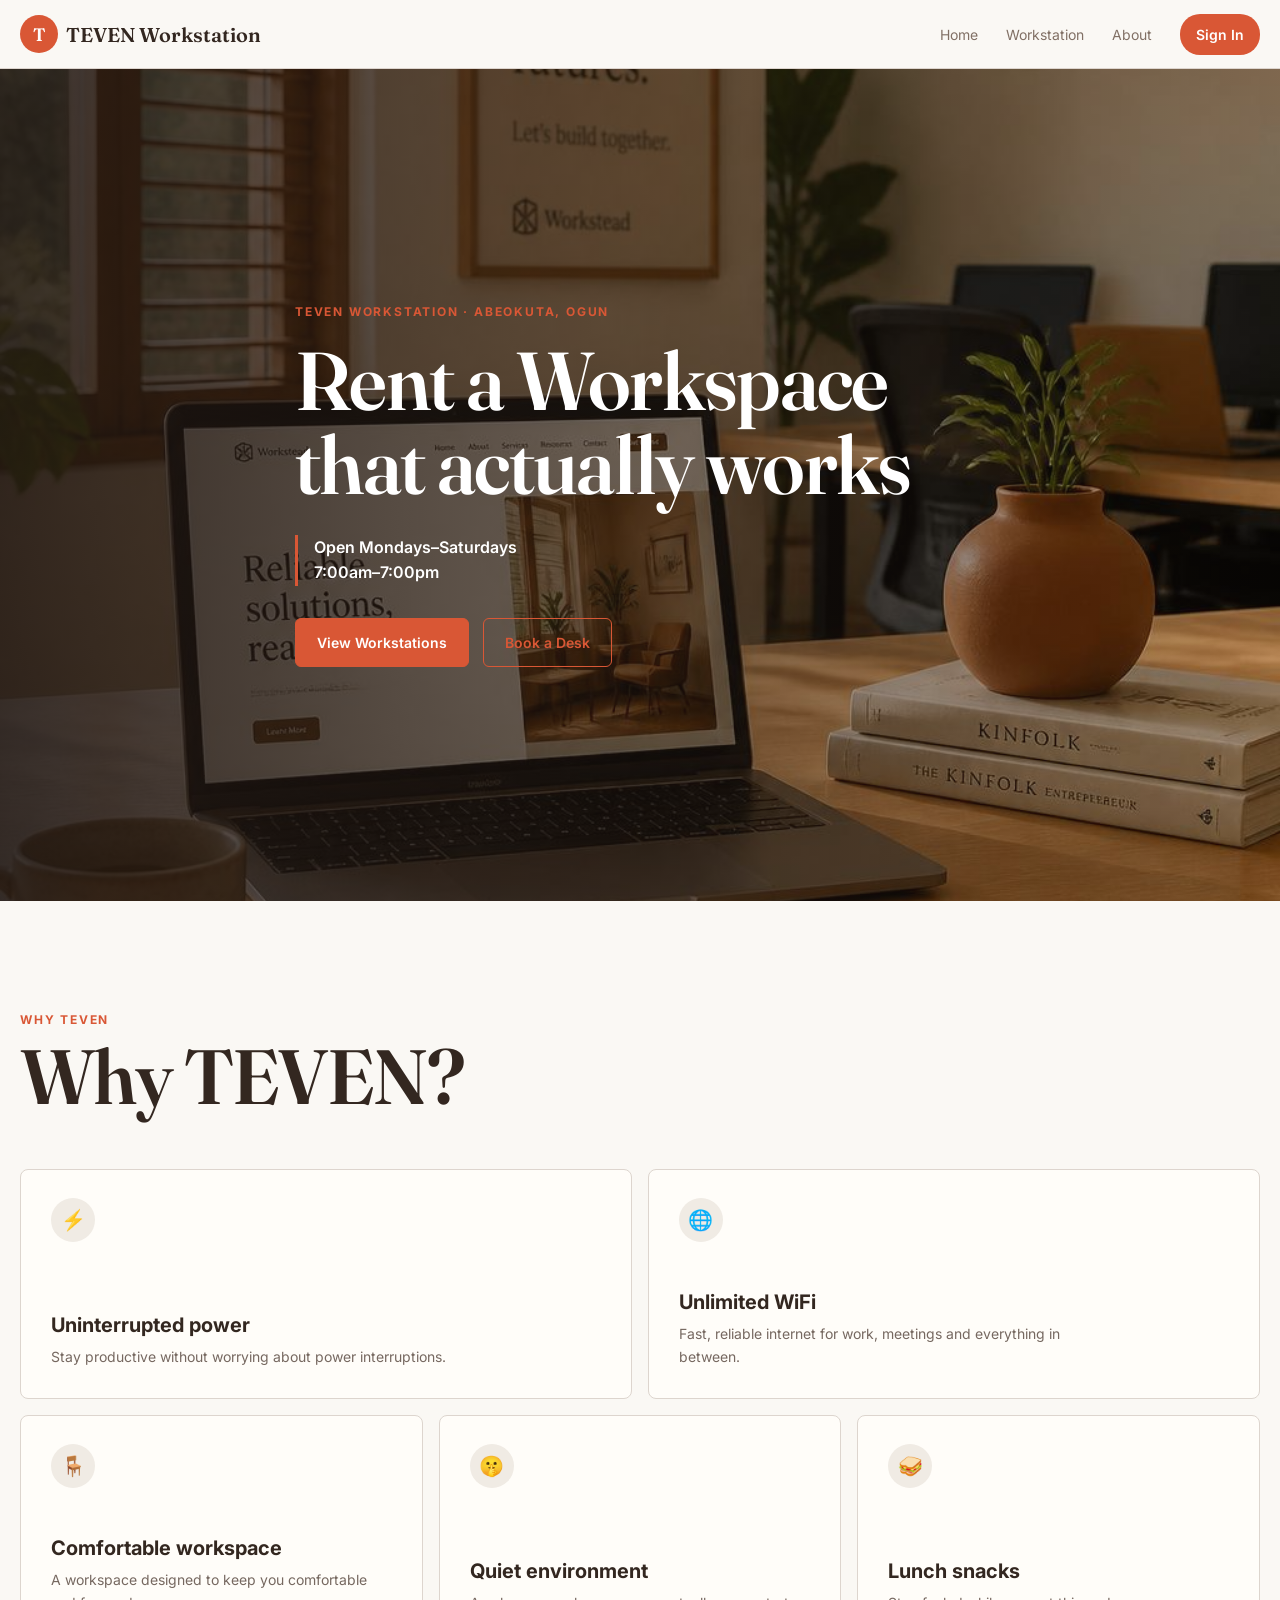
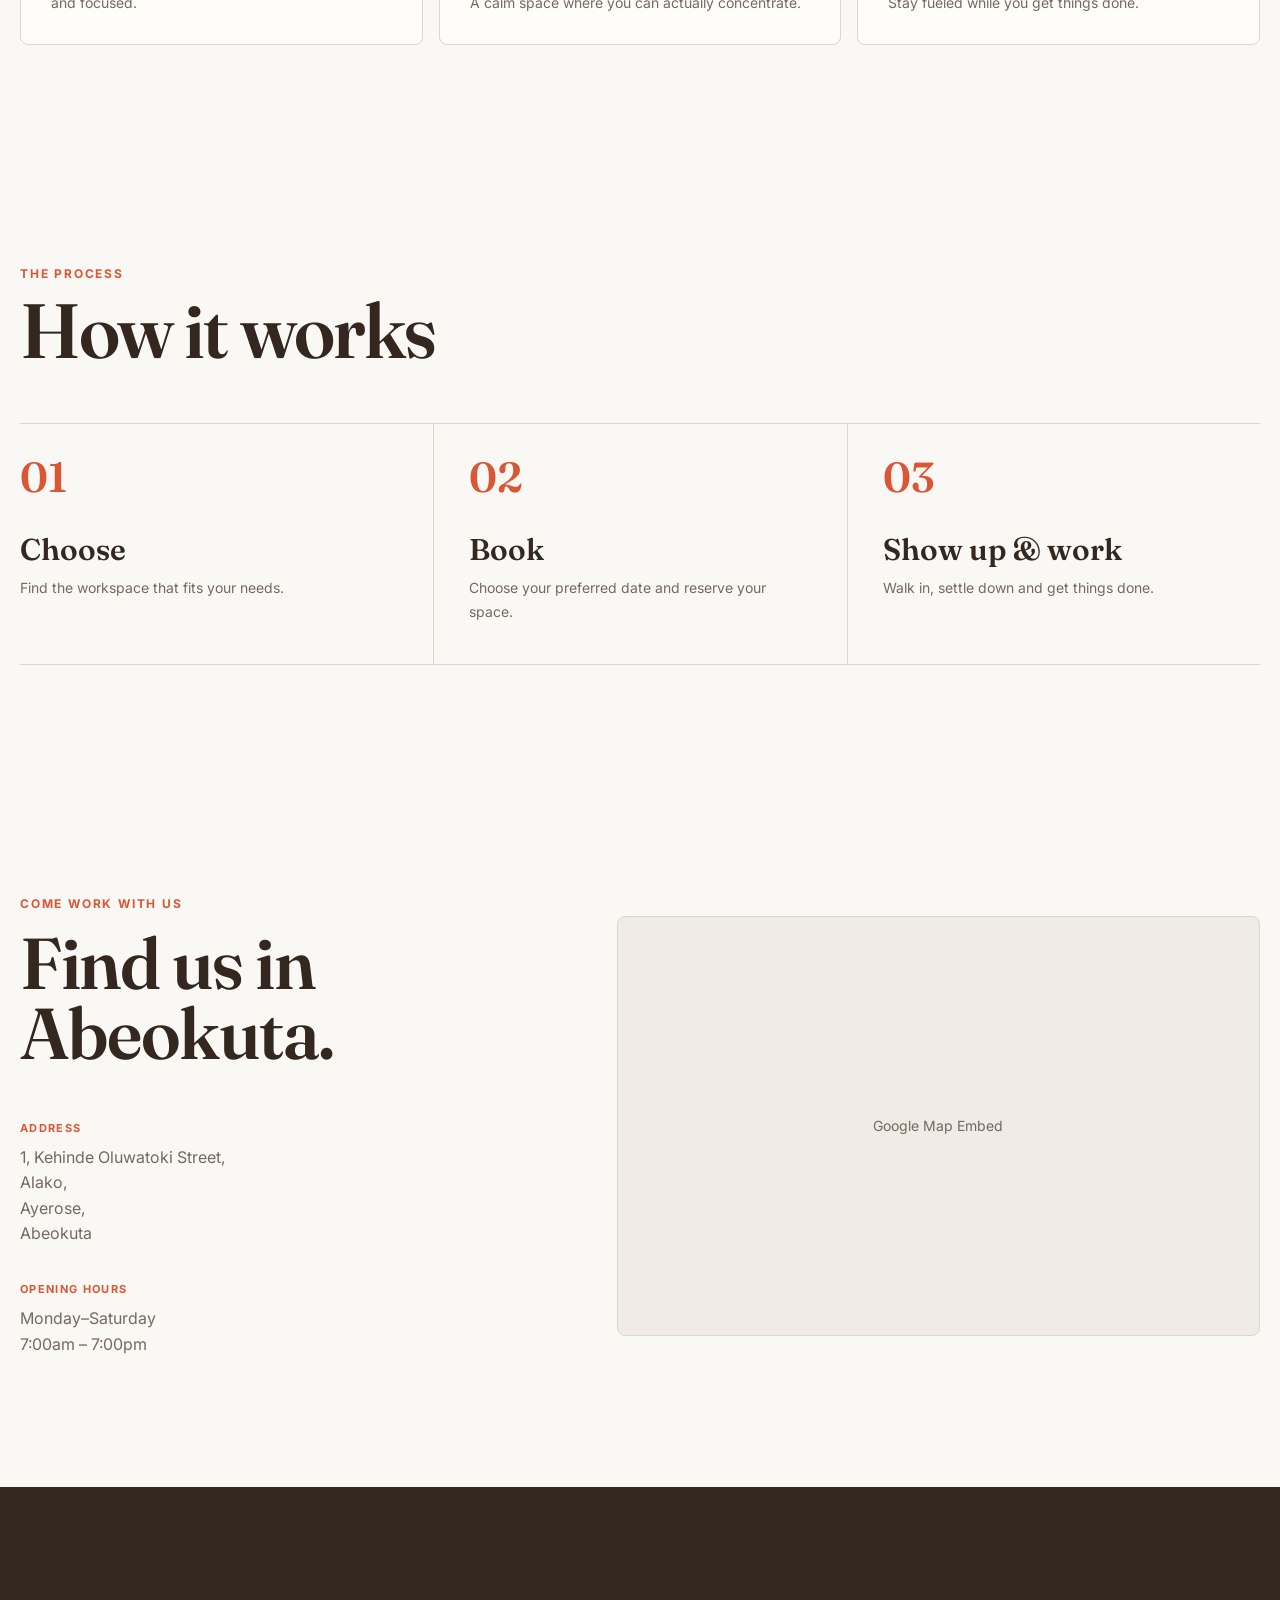
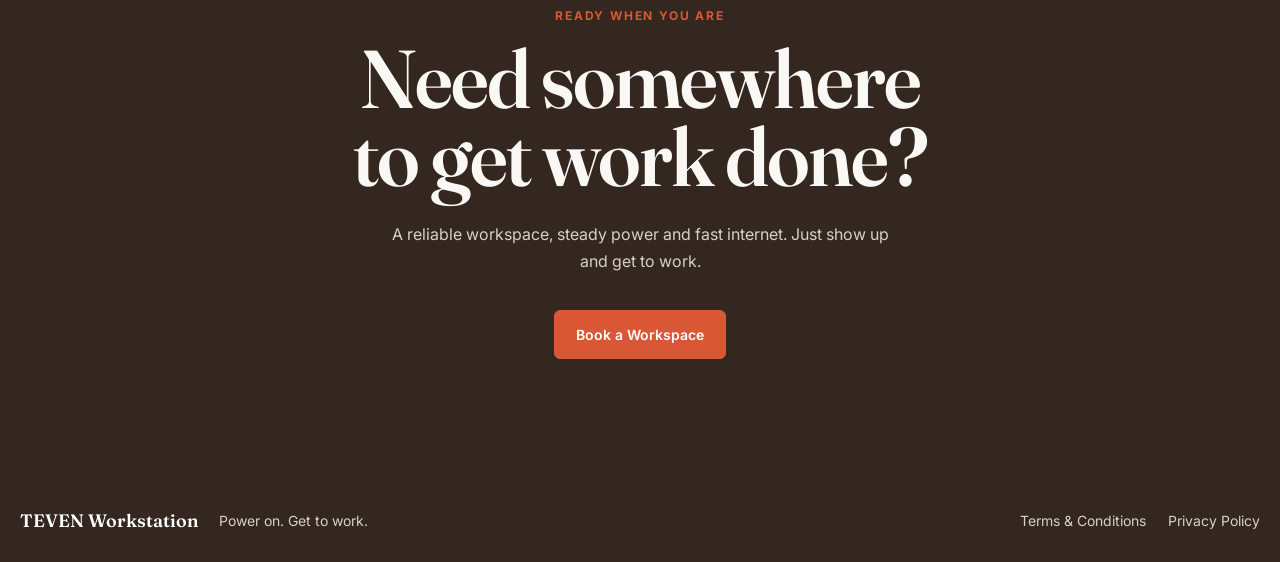
<file: index.html>
<!doctype html>
<html lang="en">
  <head>
    <meta charset="utf-8" />
    <meta name="viewport" content="width=device-width, initial-scale=1" />
    <meta
      name="description"
      content="Rent a TEVEN workspace with reliable power, unlimited WiFi and a quiet environment."
    />
    <title>Rent a Workspace — TEVEN Workstation</title>
    <link rel="stylesheet" href="styles.css" />
  </head>

  <body>
    <header class="header">
      <nav class="nav wrap">
        <a class="brand" href="index.html">
          <span class="logo">T</span>
          <span>TEVEN Workstation</span>
        </a>

        <button
          class="menu"
          aria-label="Open menu"
          aria-expanded="false"
          type="button"
        >
          ☰
        </button>

        <div class="links">
          <a href="index.html">Home</a>
          <a href="workstation.html">Workstation</a>
          <a href="about.html">About</a>
          <a href="auth.html" id="sign-btn">Sign In</a>
        </div>
      </nav>
    </header>

    <main>

      <section class="hero">
        <div class="hero-copy wrap">
          <p class="eyebrow hero-eyebrow">TEVEN Workstation · Abeokuta, Ogun</p>

          <h1>Rent a Workspace that actually works</h1>

          <p class="hours">
            Open Mondays–Saturdays<br />
            7:00am–7:00pm
          </p>

          <div class="actions">
            <a href="./workstation.html" class="btn"> View Workstations </a>

            <a href="./workstation.html" class="btn-outline"> Book a Desk </a>
          </div>
        </div>
      </section>
      <section class="why-teven">
        <div class="section-heading wrap">
          <p class="eyebrow">WHY TEVEN</p>

          <h2>Why TEVEN?</h2>
        </div>

        <div class="feature-grid wrap">
          <article class="feature-card">
            <span class="feature-icon"> ⚡ </span>

            <div>
              <h3>Uninterrupted power</h3>

              <p>Stay productive without worrying about power interruptions.</p>
            </div>
          </article>

          <article class="feature-card">
            <span class="feature-icon"> 🌐 </span>

            <div>
              <h3>Unlimited WiFi</h3>

              <p>
                Fast, reliable internet for work, meetings and everything in
                between.
              </p>
            </div>
          </article>

          <article class="feature-card">
            <span class="feature-icon"> 🪑 </span>

            <div>
              <h3>Comfortable workspace</h3>

              <p>A workspace designed to keep you comfortable and focused.</p>
            </div>
          </article>

          <article class="feature-card">
            <span class="feature-icon"> 🤫 </span>

            <div>
              <h3>Quiet environment</h3>

              <p>A calm space where you can actually concentrate.</p>
            </div>
          </article>

          <article class="feature-card">
            <span class="feature-icon"> 🥪 </span>

            <div>
              <h3>Lunch snacks</h3>

              <p>Stay fueled while you get things done.</p>
            </div>
          </article>
        </div>
      </section>

      <section class="how-it-works">
        <div class="section-heading wrap">
          <p class="eyebrow">THE PROCESS</p>

          <h2>How it works</h2>
        </div>

        <div class="steps wrap">
          <article class="step">
            <span class="step-number"> 01 </span>

            <div>
              <h3>Choose</h3>

              <p>Find the workspace that fits your needs.</p>
            </div>
          </article>

          <article class="step">
            <span class="step-number"> 02 </span>

            <div>
              <h3>Book</h3>

              <p>Choose your preferred date and reserve your space.</p>
            </div>
          </article>

          <article class="step">
            <span class="step-number"> 03 </span>

            <div>
              <h3>Show up &amp; work</h3>

              <p>Walk in, settle down and get things done.</p>
            </div>
          </article>
        </div>
      </section>

      <section id="location" class="location-section wrap">
        <div class="location-info">
          <p class="eyebrow">COME WORK WITH US</p>

          <h2 class="page-title">Find us in Abeokuta.</h2>

          <div class="location-details">
            <div class="location-detail">
              <span> ADDRESS </span>

              <p>
                1, Kehinde Oluwatoki Street,<br />
                Alako, <br>
                Ayerose, <br>
                Abeokuta
              </p>
            </div>

            <div class="location-detail">
              <span> OPENING HOURS </span>

              <p>
                Monday–Saturday<br />
                7:00am – 7:00pm
              </p>
            </div>
          </div>
        </div>

        <div class="map">
          <span>Google Map Embed</span>
        </div>
      </section>
      <section id="cta">
        <div class="cta-inner wrap">
          <p class="eyebrow">READY WHEN YOU ARE</p>

          <h2>
            Need somewhere<br />
            to get work done?
          </h2>

          <p class="cta-description">
            A reliable workspace, steady power and fast internet. Just show up
            and get to work.
          </p>

          <a href="./workstation.html" class="btn"> Book a Workspace </a>
        </div>
      </section>
      
    </main>
    <footer class="footer">
      <div class="footer-inner wrap">
        <div class="footer-brand">
          <strong> TEVEN Workstation </strong>

          <span> Power on. Get to work. </span>
        </div>

        <div class="footer-links">
          <a href="terms.html"> Terms &amp; Conditions </a>

          <a href="privacy.html"> Privacy Policy </a>
        </div>
      </div>
    </footer>

    <script src="script.js"></script>
  </body>
</html>
</file>
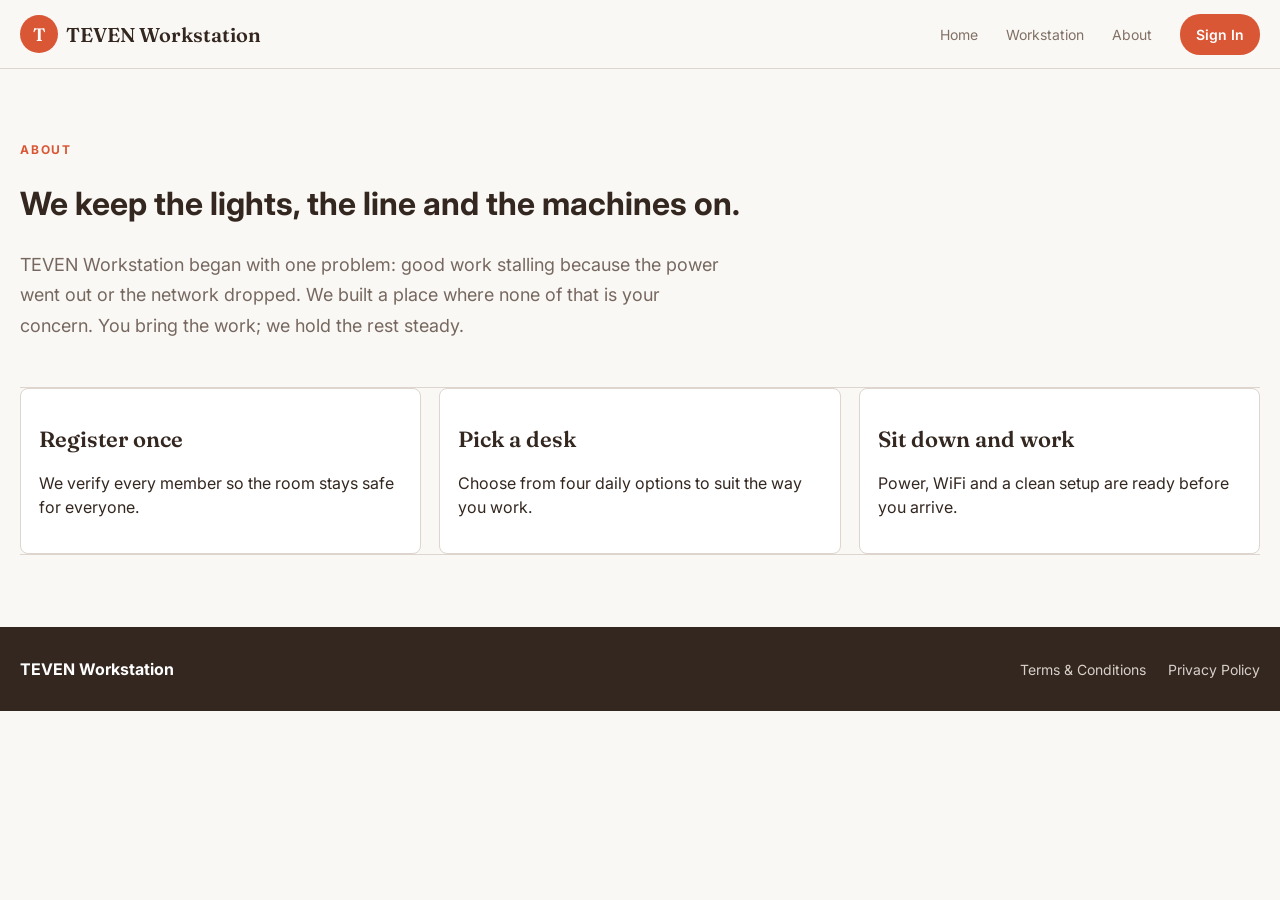
<file: about.html>
<!doctype html>
<html lang="en">
  <head>
    <meta charset="utf-8" />
    <meta name="viewport" content="width=device-width,initial-scale=1" />
    <title>About — TEVEN Workstation</title>
    <link rel="stylesheet" href="styles.css" />
    <link rel="stylesheet" href="workstation.css">
  </head>
  <body>
    <header class="header">
      <nav class="nav wrap">
        <a class="brand" href="index.html"><span class="logo">T</span>TEVEN Workstation</a
        ><button class="menu" aria-label="Open menu" aria-expanded="false">
          ☰
        </button>
        <div class="links">
          <a href="index.html">Home</a>
          <a href="workstation.html">Workstation</a>
          <a href="about.html">About</a>
          <a href="auth.html" id="sign-btn">Sign In</a>
        </div>
      </nav>
    </header>
    <main class="page wrap">
      <p class="eyebrow">About</p>
      <h1 class="page-title">
        We keep the lights, the line and the machines on.
      </h1>
      <p class="intro">
        TEVEN Workstation began with one problem: good work stalling because the
        power went out or the network dropped. We built a place where none of
        that is your concern. You bring the work; we hold the rest steady.
      </p>
      <div class="steps">
        <article class="card">
          <h2>Register once</h2>
          <p>We verify every member so the room stays safe for everyone.</p>
        </article>
        <article class="card">
          <h2>Pick a desk</h2>
          <p>Choose from four daily options to suit the way you work.</p>
        </article>
        <article class="card">
          <h2>Sit down and work</h2>
          <p>Power, WiFi and a clean setup are ready before you arrive.</p>
        </article>
      </div>
    </main>
    <footer class="footer">
      <div class="footer-inner wrap">
        <strong>TEVEN Workstation</strong>
        <div class="footer-links">
          <a href="terms.html">Terms &amp; Conditions</a
          ><a href="privacy.html">Privacy Policy</a>
        </div>
      </div>
    </footer>
    <script src="script.js"></script>
  </body>
</html>
</file>
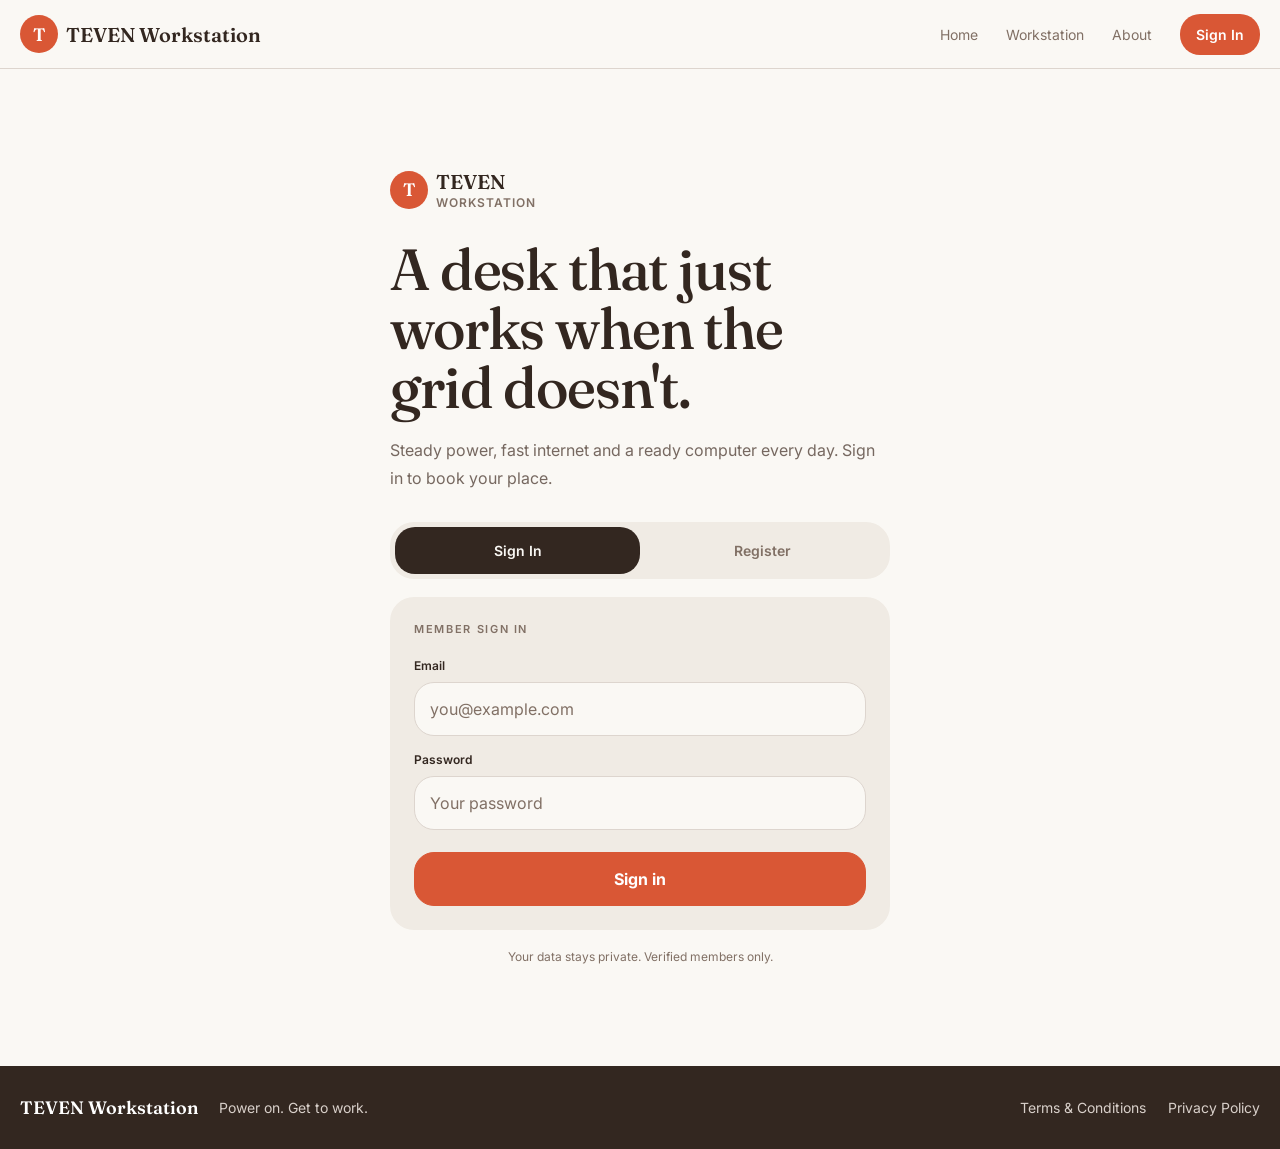
<file: auth.html>
<!doctype html>
<html lang="en">
  <head>
    <meta charset="UTF-8" />
    <meta name="viewport" content="width=device-width, initial-scale=1.0" />
    <title>Sign in - TEVEN Workstation</title>
    <link rel="stylesheet" href="styles.css" />
  </head>
  <body>
    <header class="header">
      <nav class="nav wrap">
        <a class="brand" href="index.html">
          <span class="logo">T</span>
          <span>TEVEN Workstation</span>
        </a>
        <button
          class="menu"
          aria-label="Open menu"
          aria-expanded="false"
          type="button"
        >
          ☰
        </button>
        <div class="links">
          <a href="index.html">Home</a>
          <a href="workstation.html">Workstation</a>
          <a href="about.html">About</a>
          <a href="auth.html" id="sign-btn">Sign In</a>
        </div>
      </nav>
    </header>
    <section id="user-details">
      <div class="auth-intro">
        <p class="brand auth-brand">
          <span class="logo">T</span>
          <span>
            TEVEN
            <span class="brand-transform"> Workstation </span>
          </span>
        </p>
        <h2>A desk that just works when the grid doesn't.</h2>
        <p class="info">
          Steady power, fast internet and a ready computer every day. Sign in to
          book your place.
        </p>
      </div>
      <div class="signs">
        <button type="button" class="active" id="sign-in">Sign In</button>
        <button type="button" id="register">Register</button>
      </div>
      <section class="auth-forms">
        <div class="member-auth">
          <p class="form-label">MEMBER SIGN IN</p>
          <form action="" method="post">
            <label for="email"> Email </label>
            <input
              type="email"
              name="email"
              id="email"
              required
              autocomplete="email"
              placeholder="you@example.com"
            />
            <label for="password"> Password </label>
            <input
              type="password"
              name="password"
              id="password"
              required
              autocomplete="current-password"
              placeholder="Your password"
            />
            <button type="submit" class="auth-submit">Sign in</button>
          </form>
        </div>
        <div class="user-auth" style="display: none">
          <div id="first-form">
            <p class="form-label">NEW ACCOUNT . STEP 1 OF 3</p>
            <form action="">
              <div class="first">
                <div>
                  <label for="first-name">First name</label>
                  <input
                    type="text"
                    name="first-name"
                    id="first-name"
                    required
                    placeholder="Chidera"
                  />
                </div>
                <div>
                  <label for="other-name">Other name</label>
                  <input
                    type="text"
                    name="other-name"
                    id="other-name"
                    required
                    placeholder="Adaora"
                  />
                </div>
                <div>
                  <label for="last-name">Last name</label>
                  <input
                    type="text"
                    name="last-name"
                    id="last-name"
                    required
                    placeholder="Okafor"
                  />
                </div>
                <div>
                  <label for="mobile-phone">Mobile phone</label>
                  <input
                    type="tel"
                    name="mobile-phone"
                    id="mobile-phone"
                    required
                    placeholder="0803 111 2233"
                  />
                </div>
                <div>
                  <label for="gender">Gender</label>
                  <select name="gender" id="gender">
                    <option value="select" selected disabled>Select</option>
                    <option value="male">Male</option>
                    <option value="female">Female</option>
                  </select>
                </div>
                <div>
                  <label for="nin-digits">NIN</label>
                  <input
                    type="text"
                    name="nin-digits"
                    id="nin-digits"
                    required
                    placeholder="11 digits"
                  />
                </div>
              </div>
              <div class="progress">
                <div class="progress-fill" data-width="33"></div>
              </div>
              <button type="submit" id="first-btn" class="auth-submit">
                Continue to address
              </button>
            </form>
          </div>
          <div id="second-form" style="display: none">
            <p class="form-label">NEW ACCOUNT . STEP 2 OF 3</p>
            <form action="">
              <div class="second">
                <div>
                  <label for="address">Address</label>
                  <input
                    type="text"
                    name="address"
                    id="address"
                    required
                    placeholder="12 Admiralty Way"
                  />
                </div>
                <div>
                  <label for="city">City</label>
                  <input
                    type="text"
                    name="city"
                    id="city"
                    required
                    placeholder="Lekki"
                  />
                </div>
                <div>
                  <label for="state">State</label>
                  <input
                    type="text"
                    name="state"
                    id="state"
                    required
                    placeholder="Lagos"
                  />
                </div>
                <div>
                  <label for="local-gov">Local Government</label>
                  <input
                    type="text"
                    name="local-gov"
                    id="local-gov"
                    required
                    placeholder="Eti-Osa"
                  />
                </div>
                <div class="file-input">
                  <label class="file-input-label">
                    <span class="eyebrow">SELFIE</span>
                    <br />
                    <span id="selfie-label">Upload photo</span>

                    <input
                      type="file"
                      name="selfie"
                      id="selfie"
                      accept="image/*"
                      required
                    />
                  </label>
                </div>

                <div class="file-input">
                  <label class="file-input-label">
                    <span class="eyebrow">UPLOAD NIN</span>
                    <br />
                    <span id="nin-label">Scan / photo</span>

                    <input
                      type="file"
                      name="nin"
                      id="nin"
                      accept="image/*"
                      required
                    />
                  </label>
                </div>
              </div>
              <div class="progress">
                <div class="progress-fill" data-width="67"></div>
              </div>
              <div class="btns">
                <button type="button" id="back">Back</button>
                <button type="submit" id="second-btn" class="auth-submit">
                  Continue to security
                </button>
              </div>
            </form>
          </div>
          <div id="third-form" style="display: none">
            <p class="form-label">NEW ACCOUNT . STEP 3 OF 3</p>
            <form action="">
              <div class="third">
                <div>
                  <label for="register-email">Email</label>
                  <input
                    type="email"
                    name="register-email"
                    id="register-email"
                    required
                    autocomplete="email"
                    placeholder="you@example.com"
                  />
                </div>
                <div>
                  <label for="register-password">Password</label>
                  <input
                    type="password"
                    name="register-password"
                    id="register-password"
                    required
                    autocomplete="new-password"
                    minlength="8"
                    placeholder="At least 8 characters"
                  />
                </div>
                <div>
                  <label for="confirm-password">Re-enter your password</label>
                  <input
                    type="password"
                    name="confirm-password"
                    id="confirm-password"
                    required
                    autocomplete="new-password"
                    placeholder="Repeat your password"
                  />
                </div>
              </div>
              <div class="progress">
                <div class="progress-fill" data-width="100"></div>
              </div>
              <div class="btns">
                <button type="button" id="back-two">Back</button>
                <button type="submit" id="third-btn" class="auth-submit">
                  Create account
                </button>
              </div>
            </form>
          </div>
        </div>
      </section>
      <p class="privacy-note">
        Your data stays private. Verified members only.
      </p>
    </section>
    <footer class="footer">
      <div class="footer-inner wrap">
        <div class="footer-brand">
          <strong> TEVEN Workstation </strong>
          <span> Power on. Get to work. </span>
        </div>
        <div class="footer-links">
          <a href="terms.html"> Terms &amp; Conditions </a>
          <a href="privacy.html"> Privacy Policy </a>
        </div>
      </div>
    </footer>
    <script src="auth.js"></script>
  </body>
</html>
</file>
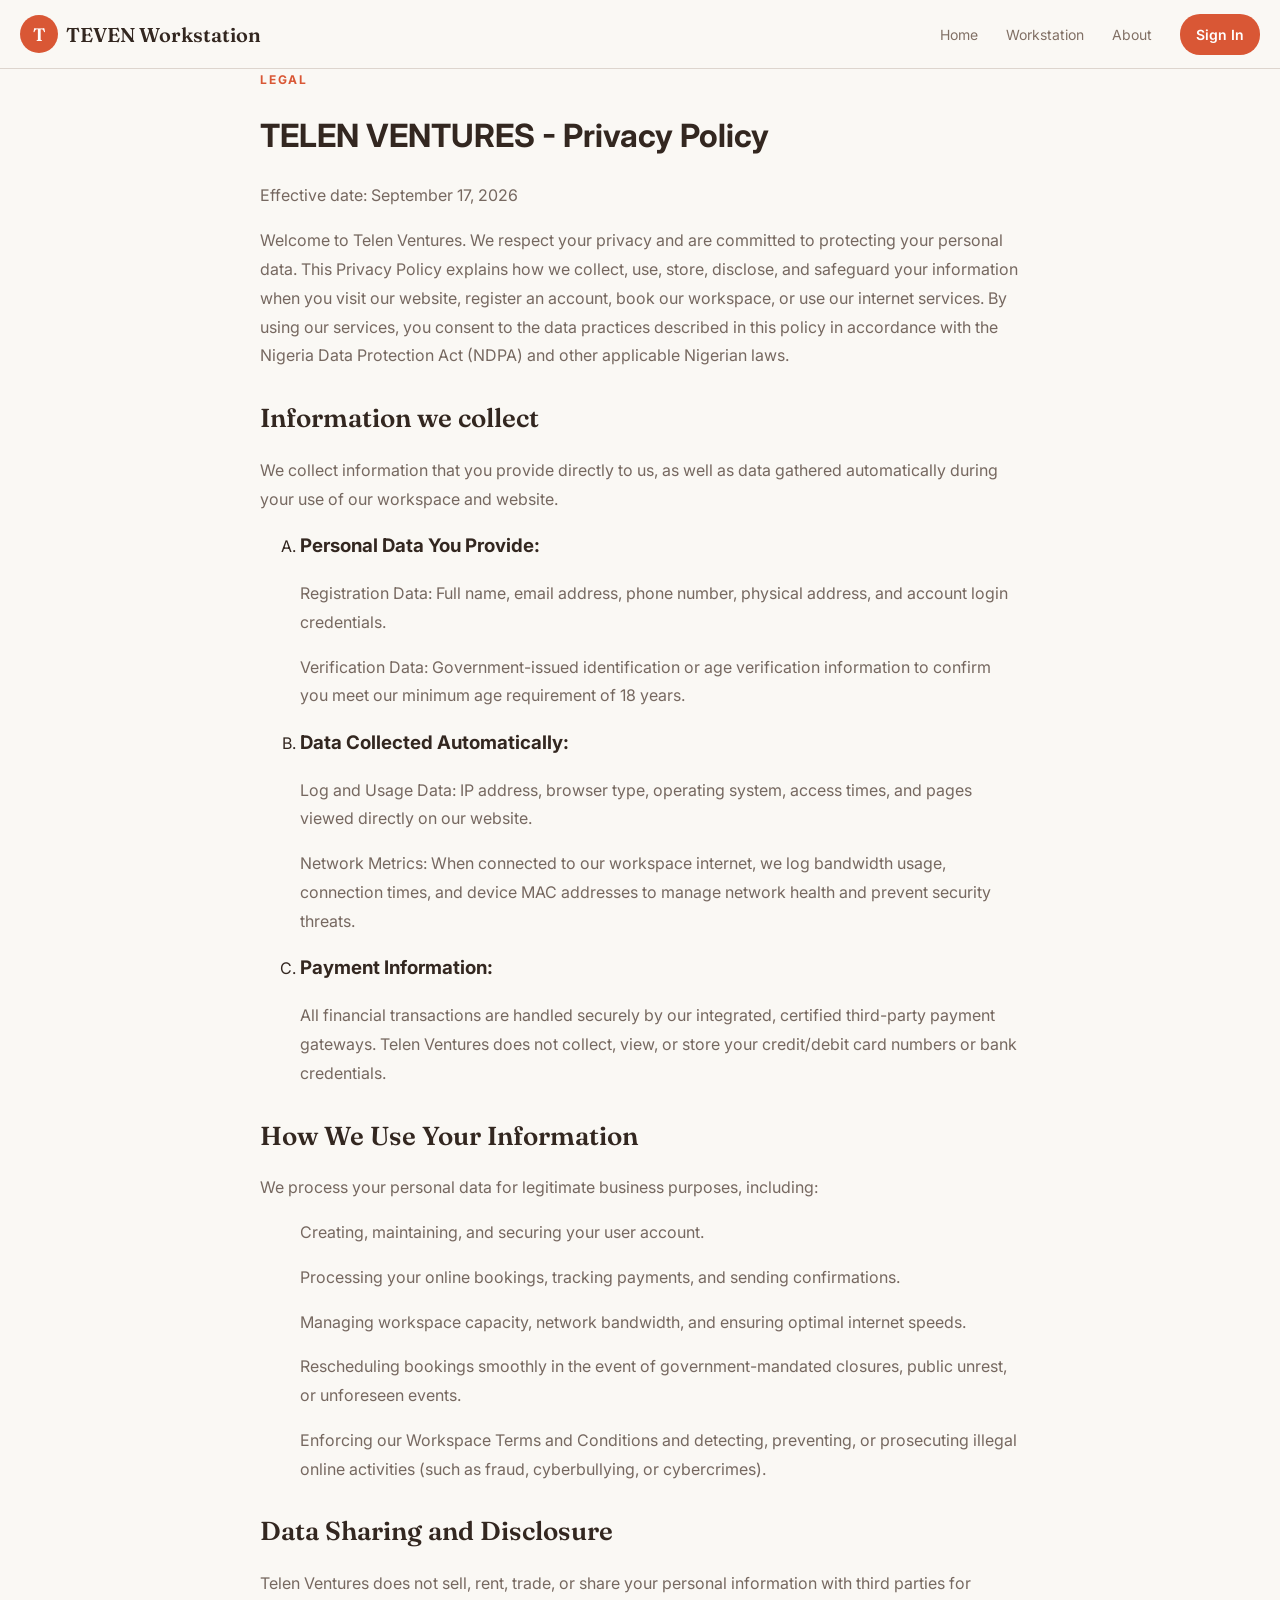
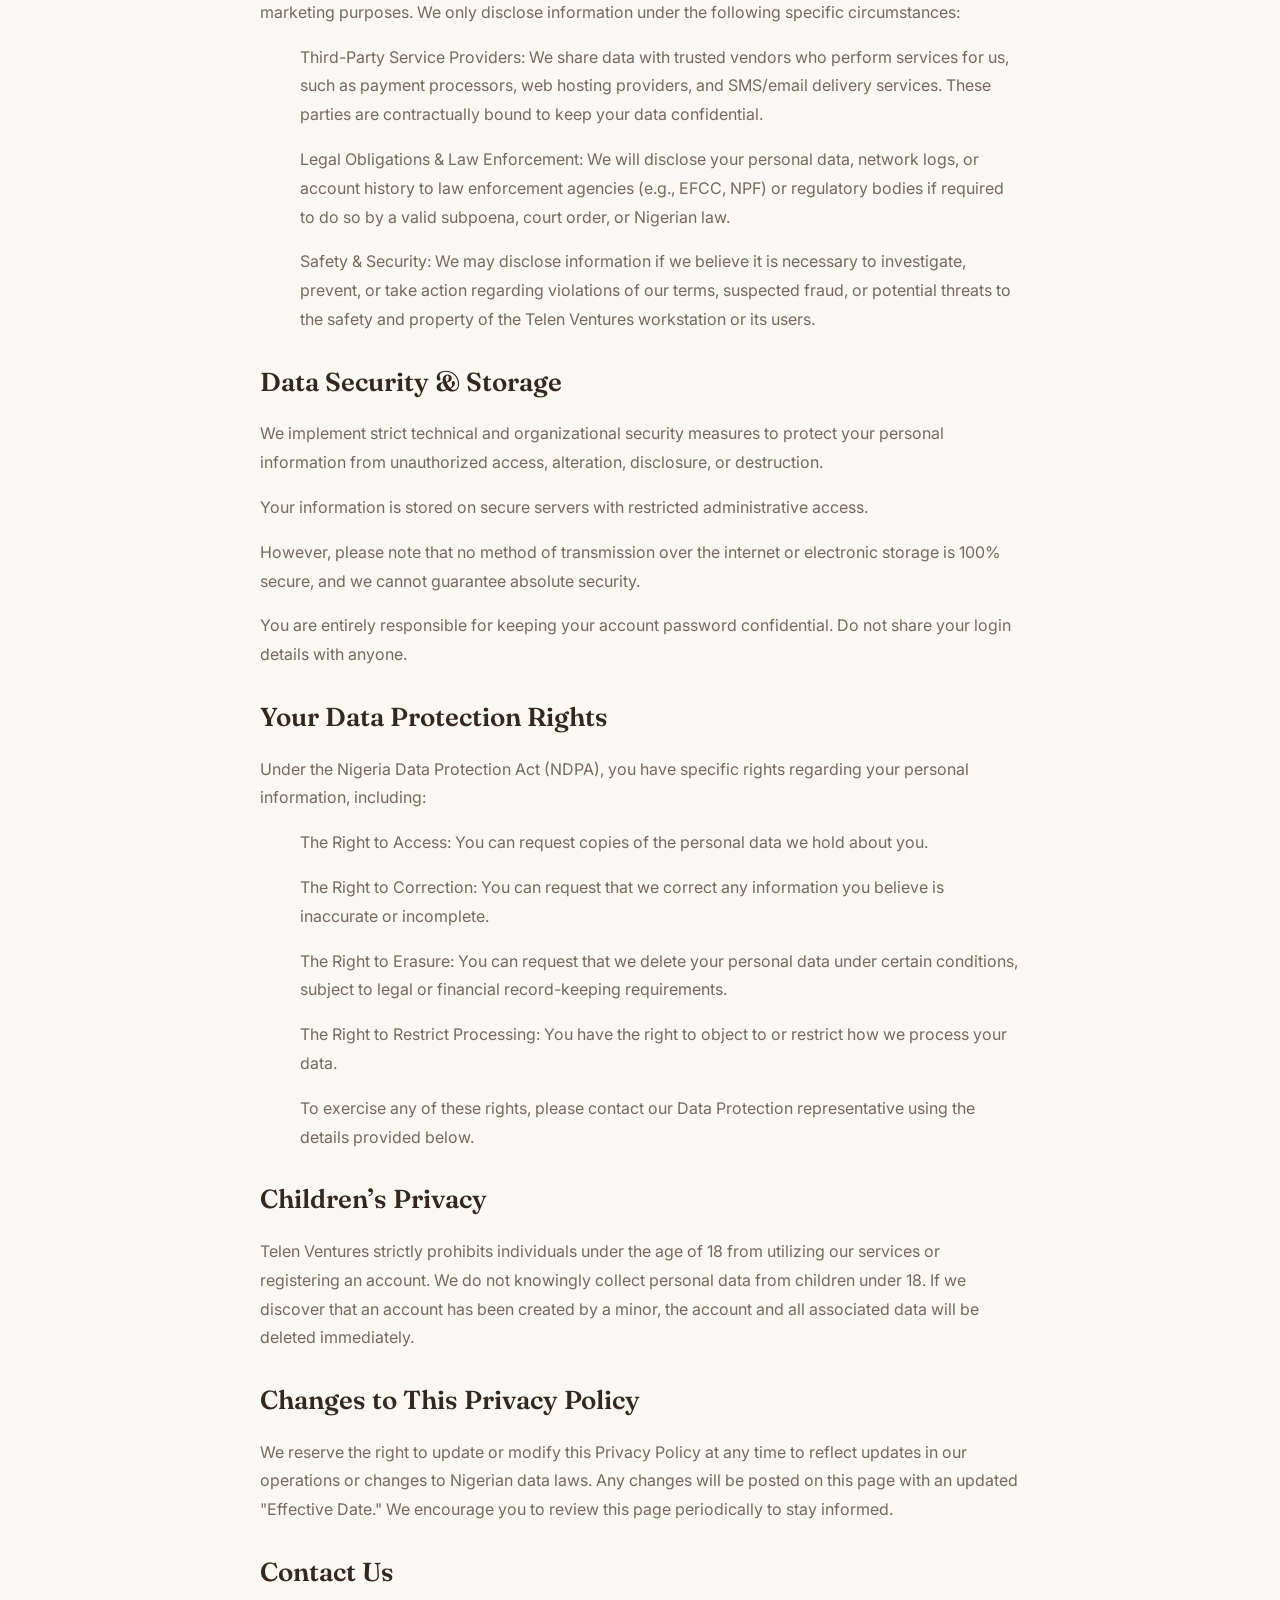
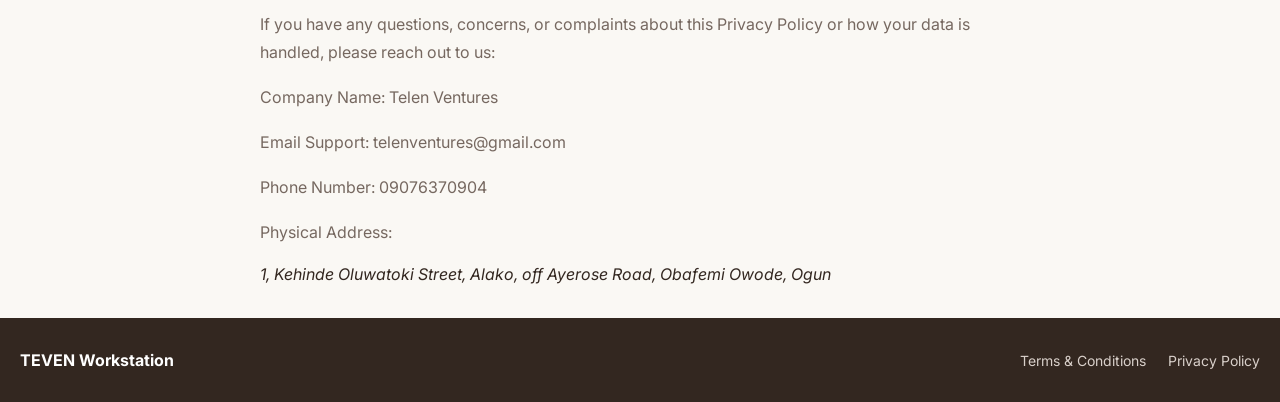
<file: privacy.html>
<!doctype html>
<html lang="en">
  <head>
    <meta charset="utf-8" />
    <meta name="viewport" content="width=device-width,initial-scale=1" />
    <title>Privacy Policy — TEVEN Workstation</title>
    <link rel="stylesheet" href="styles.css" />
  </head>
  <body>
    <header class="header">
      <nav class="nav wrap">
        <a class="brand" href="index.html"><span class="logo">T</span>TEVEN Workstation</a
        ><button class="menu" aria-label="Open menu" aria-expanded="false">
          ☰
        </button>
        <div class="links">
          <a href="index.html">Home</a>
          <a href="workstation.html">Workstation</a>
          <a href="about.html">About</a>
          <a href="auth.html" id="sign-btn">Sign In</a>
        </div>
      </nav>
    </header>
    <main class="page wrap legal">
      <p class="eyebrow">Legal</p>
      <h1 class="page-title">TELEN VENTURES - Privacy Policy</h1>
      <p>
        Effective date: <time datetime="17-09-2026">September 17, 2026</time>
      </p>
      <p>
        Welcome to Telen Ventures. We respect your privacy and are committed to
        protecting your personal data. This Privacy Policy explains how we
        collect, use, store, disclose, and safeguard your information when you
        visit our website, register an account, book our workspace, or use our
        internet services. By using our services, you consent to the data
        practices described in this policy in accordance with the Nigeria Data
        Protection Act (NDPA) and other applicable Nigerian laws.
      </p>
      <section class="data-collected">
        <h2>Information we collect</h2>
        <p>
          We collect information that you provide directly to us, as well as
          data gathered automatically during your use of our workspace and
          website.
        </p>
        <ul>
          <li>
            <h3>Personal Data You Provide:</h3>
            <p>
              Registration Data: Full name, email address, phone number,
              physical address, and account login credentials.
            </p>
            <p>
              Verification Data: Government-issued identification or age
              verification information to confirm you meet our minimum age
              requirement of 18 years.
            </p>
          </li>
          <li>
            <h3>Data Collected Automatically:</h3>
            <p>
              Log and Usage Data: IP address, browser type, operating system,
              access times, and pages viewed directly on our website.
            </p>
            <p>
              Network Metrics: When connected to our workspace internet, we log
              bandwidth usage, connection times, and device MAC addresses to
              manage network health and prevent security threats.
            </p>
          </li>
          <li>
            <h3>Payment Information:</h3>
            <p>
              All financial transactions are handled securely by our integrated,
              certified third-party payment gateways. Telen Ventures does not
              collect, view, or store your credit/debit card numbers or bank
              credentials.
            </p>
          </li>
        </ul>
      </section>
      <section>
        <h2>How We Use Your Information</h2>
        <p>
          We process your personal data for legitimate business purposes,
          including:
        </p>
        <ul>
          <li><p>Creating, maintaining, and securing your user account.</p></li>
          <li>
            <p>
              Processing your online bookings, tracking payments, and sending
              confirmations.
            </p>
          </li>
          <li>
            <p>
              Managing workspace capacity, network bandwidth, and ensuring
              optimal internet speeds.
            </p>
          </li>
          <li>
            <p>
              Rescheduling bookings smoothly in the event of government-mandated
              closures, public unrest, or unforeseen events.
            </p>
          </li>
          <li>
            <p>
              Enforcing our Workspace Terms and Conditions and detecting,
              preventing, or prosecuting illegal online activities (such as
              fraud, cyberbullying, or cybercrimes).
            </p>
          </li>
        </ul>
      </section>
      <section>
        <h2>Data Sharing and Disclosure</h2>
        <p>
          Telen Ventures does not sell, rent, trade, or share your personal
          information with third parties for marketing purposes. We only
          disclose information under the following specific circumstances:
        </p>
        <ul>
          <li>
            <p>
              Third-Party Service Providers: We share data with trusted vendors
              who perform services for us, such as payment processors, web
              hosting providers, and SMS/email delivery services. These parties
              are contractually bound to keep your data confidential.
            </p>
          </li>
          <li>
            <p>
              Legal Obligations & Law Enforcement: We will disclose your
              personal data, network logs, or account history to law enforcement
              agencies (e.g., EFCC, NPF) or regulatory bodies if required to do
              so by a valid subpoena, court order, or Nigerian law.
            </p>
          </li>
          <li>
            <p>
              Safety & Security: We may disclose information if we believe it is
              necessary to investigate, prevent, or take action regarding
              violations of our terms, suspected fraud, or potential threats to
              the safety and property of the Telen Ventures workstation or its
              users.
            </p>
          </li>
        </ul>
      </section>
      <section>
        <h2>Data Security & Storage</h2>
        <p>
          We implement strict technical and organizational security measures to
          protect your personal information from unauthorized access,
          alteration, disclosure, or destruction.
        </p>
        <p>
          Your information is stored on secure servers with restricted
          administrative access.
        </p>
        <p>
          However, please note that no method of transmission over the internet
          or electronic storage is 100% secure, and we cannot guarantee absolute
          security.
        </p>
        <p>
          You are entirely responsible for keeping your account password
          confidential. Do not share your login details with anyone.
        </p>
      </section>
      <section>
        <h2>Your Data Protection Rights</h2>
        <p>
          Under the Nigeria Data Protection Act (NDPA), you have specific rights
          regarding your personal information, including:
        </p>
        <ul>
          <li>
            <p>
              The Right to Access: You can request copies of the personal data
              we hold about you.
            </p>
          </li>
          <li>
            <p>
              The Right to Correction: You can request that we correct any
              information you believe is inaccurate or incomplete.
            </p>
          </li>
          <li>
            <p>
              The Right to Erasure: You can request that we delete your personal
              data under certain conditions, subject to legal or financial
              record-keeping requirements.
            </p>
          </li>
          <li>
            <p>
              The Right to Restrict Processing: You have the right to object to
              or restrict how we process your data.
            </p>
          </li>
          <p>
            To exercise any of these rights, please contact our Data Protection
            representative using the details provided below.
          </p>
        </ul>
      </section>
      <section>
        <h2>Children’s Privacy</h2>
        <p>
          Telen Ventures strictly prohibits individuals under the age of 18 from
          utilizing our services or registering an account. We do not knowingly
          collect personal data from children under 18. If we discover that an
          account has been created by a minor, the account and all associated
          data will be deleted immediately.
        </p>
      </section>
      <section>
        <h2>Changes to This Privacy Policy</h2>
        <p>
          We reserve the right to update or modify this Privacy Policy at any
          time to reflect updates in our operations or changes to Nigerian data
          laws. Any changes will be posted on this page with an updated
          "Effective Date." We encourage you to review this page periodically to
          stay informed.
        </p>
      </section>
      <section>
        <h2>Contact Us</h2>
        <p>
          If you have any questions, concerns, or complaints about this Privacy
          Policy or how your data is handled, please reach out to us:
        </p>
        <p>Company Name: Telen Ventures</p>
        <p>Email Support: <a href="mailto:telenventures@gmail.com">telenventures@gmail.com</a></p>
        <p>Phone Number: <a href="tel:+2349076370904">09076370904</a></p>
        <p>Physical Address: <address>1, Kehinde Oluwatoki Street, Alako, off Ayerose Road, Obafemi Owode, Ogun</address></p>
      </section>
    </main>
    <footer class="footer">
      <div class="footer-inner wrap">
        <strong>TEVEN Workstation</strong>
        <div class="footer-links">
          <a href="terms.html">Terms &amp; Conditions</a
          ><a href="privacy.html">Privacy Policy</a>
        </div>
      </div>
    </footer>
    <script src="script.js"></script>
  </body>
</html>
</file>
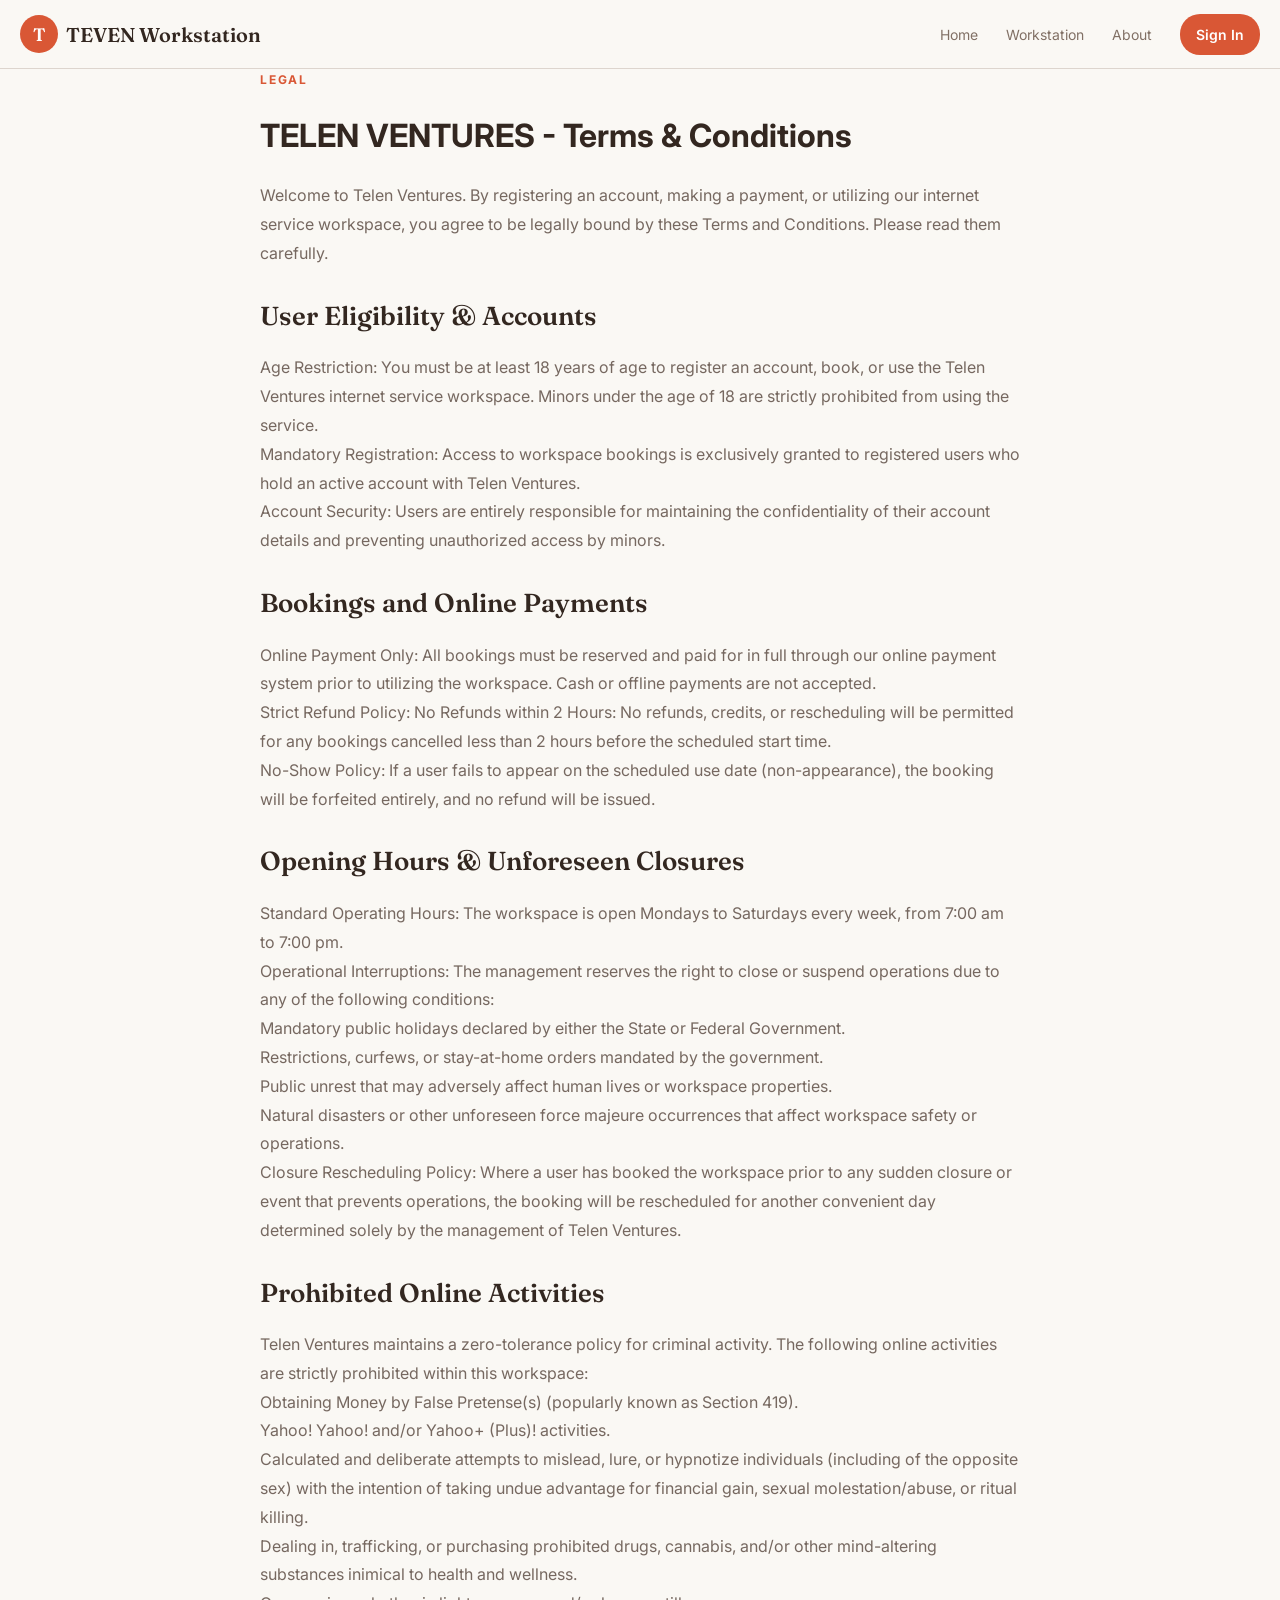
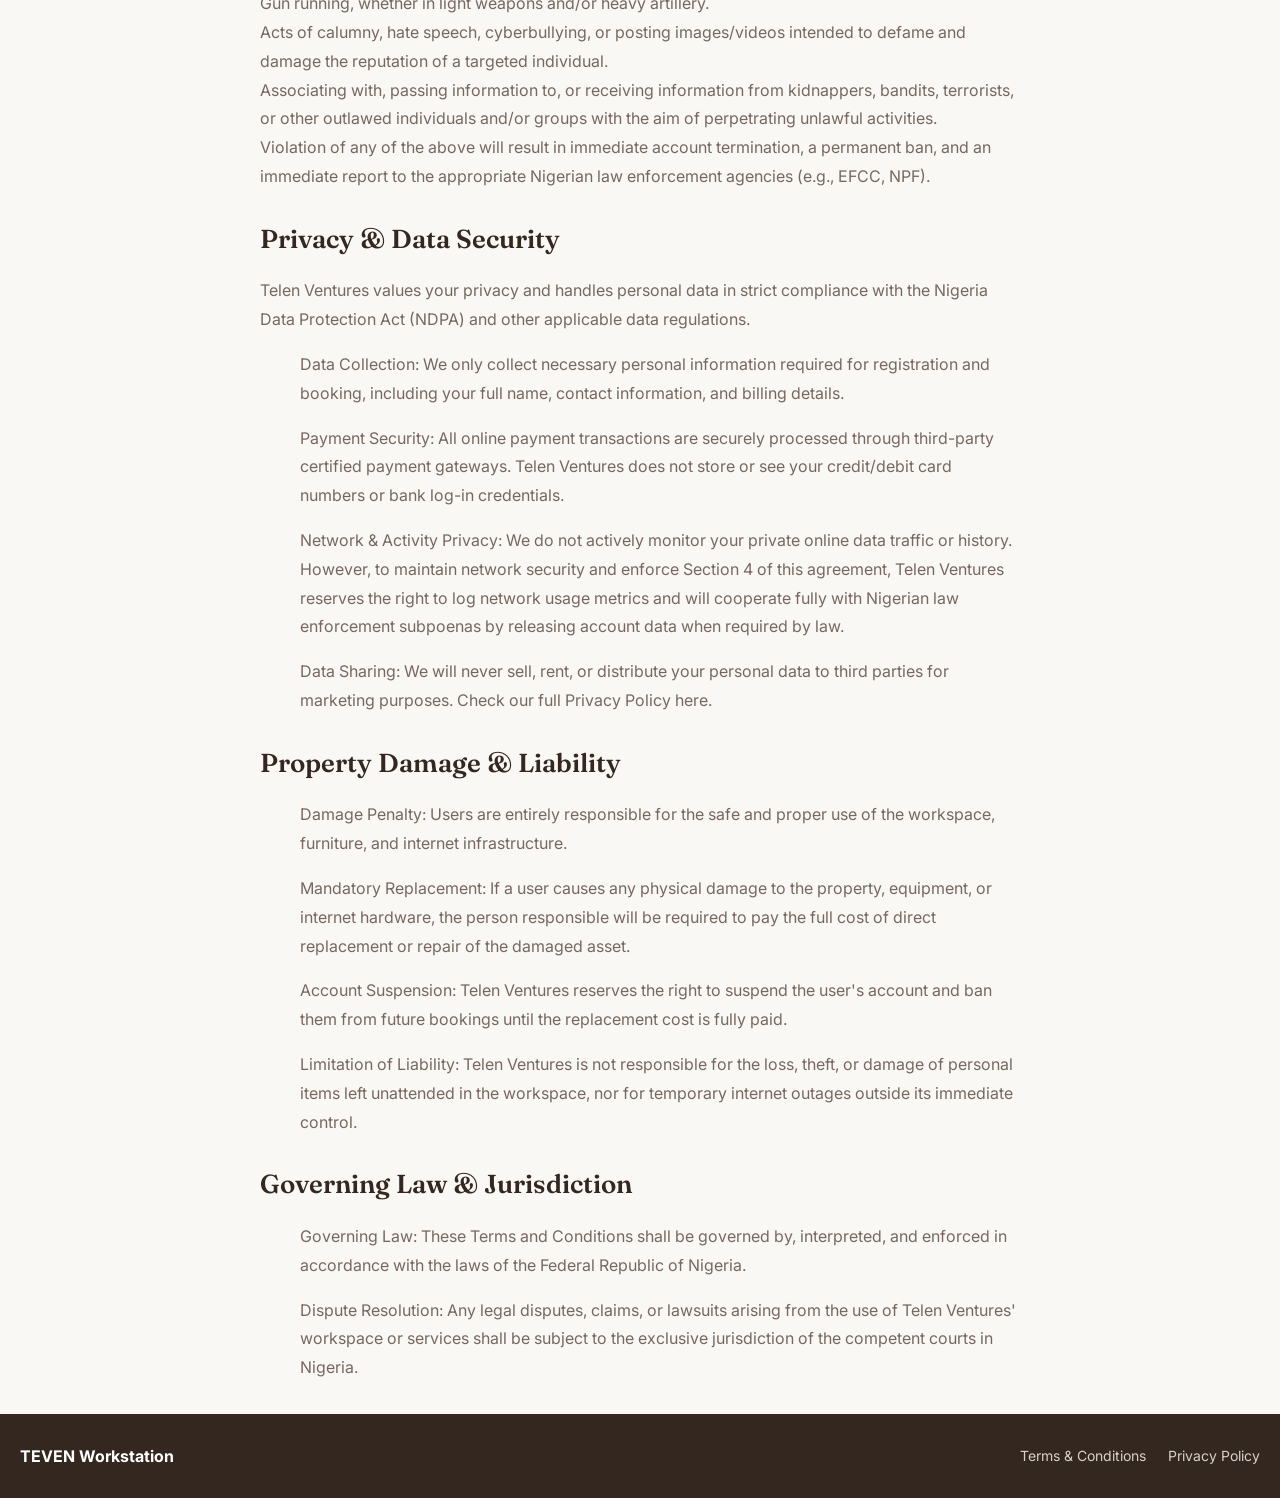
<file: terms.html>
<!doctype html>
<html lang="en">
  <head>
    <meta charset="utf-8" />
    <meta name="viewport" content="width=device-width,initial-scale=1" />
    <title>Terms &amp; Conditions — TEVEN Workstation</title>
    <link rel="stylesheet" href="styles.css" />
  </head>
  <body>
    <header class="header">
      <nav class="nav wrap">
        <a class="brand" href="index.html"><span class="logo">T</span>TEVEN Workstation</a
        ><button class="menu" aria-label="Open menu" aria-expanded="false">
          ☰
        </button>
        <div class="links">
          <a href="index.html">Home</a>
          <a href="workstation.html">Workstation</a>
          <a href="about.html">About</a>
          <a href="auth.html" id="sign-btn">Sign In</a>
        </div>
      </nav>
    </header>
    <main class="page wrap legal">
      <p class="eyebrow">Legal</p>
      <h1 class="page-title">TELEN VENTURES - Terms &amp; Conditions</h1>
      <p>
        Welcome to Telen Ventures. By registering an account, making a payment,
        or utilizing our internet service workspace, you agree to be legally
        bound by these Terms and Conditions. Please read them carefully.
      </p>
      <section>
        <h2>User Eligibility & Accounts</h2>
        <p>
          Age Restriction: You must be at least 18 years of age to register an
          account, book, or use the Telen Ventures internet service workspace.
          Minors under the age of 18 are strictly prohibited from using the
          service. <br />
          Mandatory Registration: Access to workspace bookings is exclusively
          granted to registered users who hold an active account with Telen
          Ventures.
          <br />
          Account Security: Users are entirely responsible for maintaining the
          confidentiality of their account details and preventing unauthorized
          access by minors.
        </p>
      </section>
      <section>
        <h2>Bookings and Online Payments</h2>
        <p>
          Online Payment Only: All bookings must be reserved and paid for in
          full through our online payment system prior to utilizing the
          workspace. Cash or offline payments are not accepted. <br />
          Strict Refund Policy: No Refunds within 2 Hours: No refunds, credits,
          or rescheduling will be permitted for any bookings cancelled less than
          2 hours before the scheduled start time. <br />
          No-Show Policy: If a user fails to appear on the scheduled use date
          (non-appearance), the booking will be forfeited entirely, and no
          refund will be issued.
        </p>
      </section>
      <section>
        <h2>Opening Hours & Unforeseen Closures</h2>
        <p>
          Standard Operating Hours: The workspace is open Mondays to Saturdays
          every week, from 7:00 am to 7:00 pm. <br />
          Operational Interruptions: The management reserves the right to close
          or suspend operations due to any of the following conditions: <br />
          Mandatory public holidays declared by either the State or Federal
          Government. <br />
          Restrictions, curfews, or stay-at-home orders mandated by the
          government. <br />
          Public unrest that may adversely affect human lives or workspace
          properties. <br />
          Natural disasters or other unforeseen force majeure occurrences that
          affect workspace safety or operations. <br />
          Closure Rescheduling Policy: Where a user has booked the workspace
          prior to any sudden closure or event that prevents operations, the
          booking will be rescheduled for another convenient day determined
          solely by the management of Telen Ventures.
        </p>
      </section>
      <section>
        <h2>Prohibited Online Activities</h2>
        <p>
          Telen Ventures maintains a zero-tolerance policy for criminal
          activity. The following online activities are strictly prohibited
          within this workspace: <br />Obtaining Money by False Pretense(s)
          (popularly known as Section 419). <br />Yahoo! Yahoo! and/or Yahoo+
          (Plus)! activities. <br />
          Calculated and deliberate attempts to mislead, lure, or hypnotize
          individuals (including of the opposite sex) with the intention of
          taking undue advantage for financial gain, sexual molestation/abuse,
          or ritual killing. <br />Dealing in, trafficking, or purchasing
          prohibited drugs, cannabis, and/or other mind-altering substances
          inimical to health and wellness. <br />Gun running, whether in light
          weapons and/or heavy artillery. <br />Acts of calumny, hate speech,
          cyberbullying, or posting images/videos intended to defame and damage
          the reputation of a targeted individual. <br />Associating with,
          passing information to, or receiving information from kidnappers,
          bandits, terrorists, or other outlawed individuals and/or groups with
          the aim of perpetrating unlawful activities. <br />
          Violation of any of the above will result in immediate account
          termination, a permanent ban, and an immediate report to the
          appropriate Nigerian law enforcement agencies (e.g., EFCC, NPF).
        </p>
      </section>
      <section>
        <h2>Privacy & Data Security</h2>
        <p>
          Telen Ventures values your privacy and handles personal data in strict
          compliance with the Nigeria Data Protection Act (NDPA) and other
          applicable data regulations.
        </p>
        <ul>
          <li>
            <p>
              Data Collection: We only collect necessary personal information
              required for registration and booking, including your full name,
              contact information, and billing details.
            </p>
          </li>
          <li>
            <p>
              Payment Security: All online payment transactions are securely
              processed through third-party certified payment gateways. Telen
              Ventures does not store or see your credit/debit card numbers or
              bank log-in credentials.
            </p>
          </li>
          <li>
            <p>
              Network & Activity Privacy: We do not actively monitor your
              private online data traffic or history. However, to maintain
              network security and enforce Section 4 of this agreement, Telen
              Ventures reserves the right to log network usage metrics and will
              cooperate fully with Nigerian law enforcement subpoenas by
              releasing account data when required by law.
            </p>
          </li>
          <li>
            <p>
              Data Sharing: We will never sell, rent, or distribute your
              personal data to third parties for marketing purposes. Check our
              full <a href="privacy.html">Privacy Policy</a> here.
            </p>
          </li>
        </ul>
      </section>
      <section>
        <h2>Property Damage & Liability</h2>
        <ul>
          <li>
            <p>
              Damage Penalty: Users are entirely responsible for the safe and
              proper use of the workspace, furniture, and internet
              infrastructure.
            </p>
          </li>
          <li>
            <p>
              Mandatory Replacement: If a user causes any physical damage to the
              property, equipment, or internet hardware, the person responsible
              will be required to pay the full cost of direct replacement or
              repair of the damaged asset.
            </p>
          </li>
          <li>
            <p>
              Account Suspension: Telen Ventures reserves the right to suspend
              the user's account and ban them from future bookings until the
              replacement cost is fully paid.
            </p>
          </li>
          <li>
            <p>
              Limitation of Liability: Telen Ventures is not responsible for the
              loss, theft, or damage of personal items left unattended in the
              workspace, nor for temporary internet outages outside its
              immediate control.
            </p>
          </li>
        </ul>
      </section>
      <section>
        <h2>Governing Law & Jurisdiction</h2>
        <ul>
          <li>
            <p>
              Governing Law: These Terms and Conditions shall be governed by,
              interpreted, and enforced in accordance with the laws of the
              Federal Republic of Nigeria.
            </p>
          </li>
          <li>
            <p>
              Dispute Resolution: Any legal disputes, claims, or lawsuits
              arising from the use of Telen Ventures' workspace or services
              shall be subject to the exclusive jurisdiction of the competent
              courts in Nigeria.
            </p>
          </li>
        </ul>
      </section>
    </main>
    <footer class="footer">
      <div class="footer-inner wrap">
        <strong>TEVEN Workstation</strong>
        <div class="footer-links">
          <a href="terms.html">Terms &amp; Conditions</a
          ><a href="privacy.html">Privacy Policy</a>
        </div>
      </div>
    </footer>
    <script src="script.js"></script>
  </body>
</html>
</file>
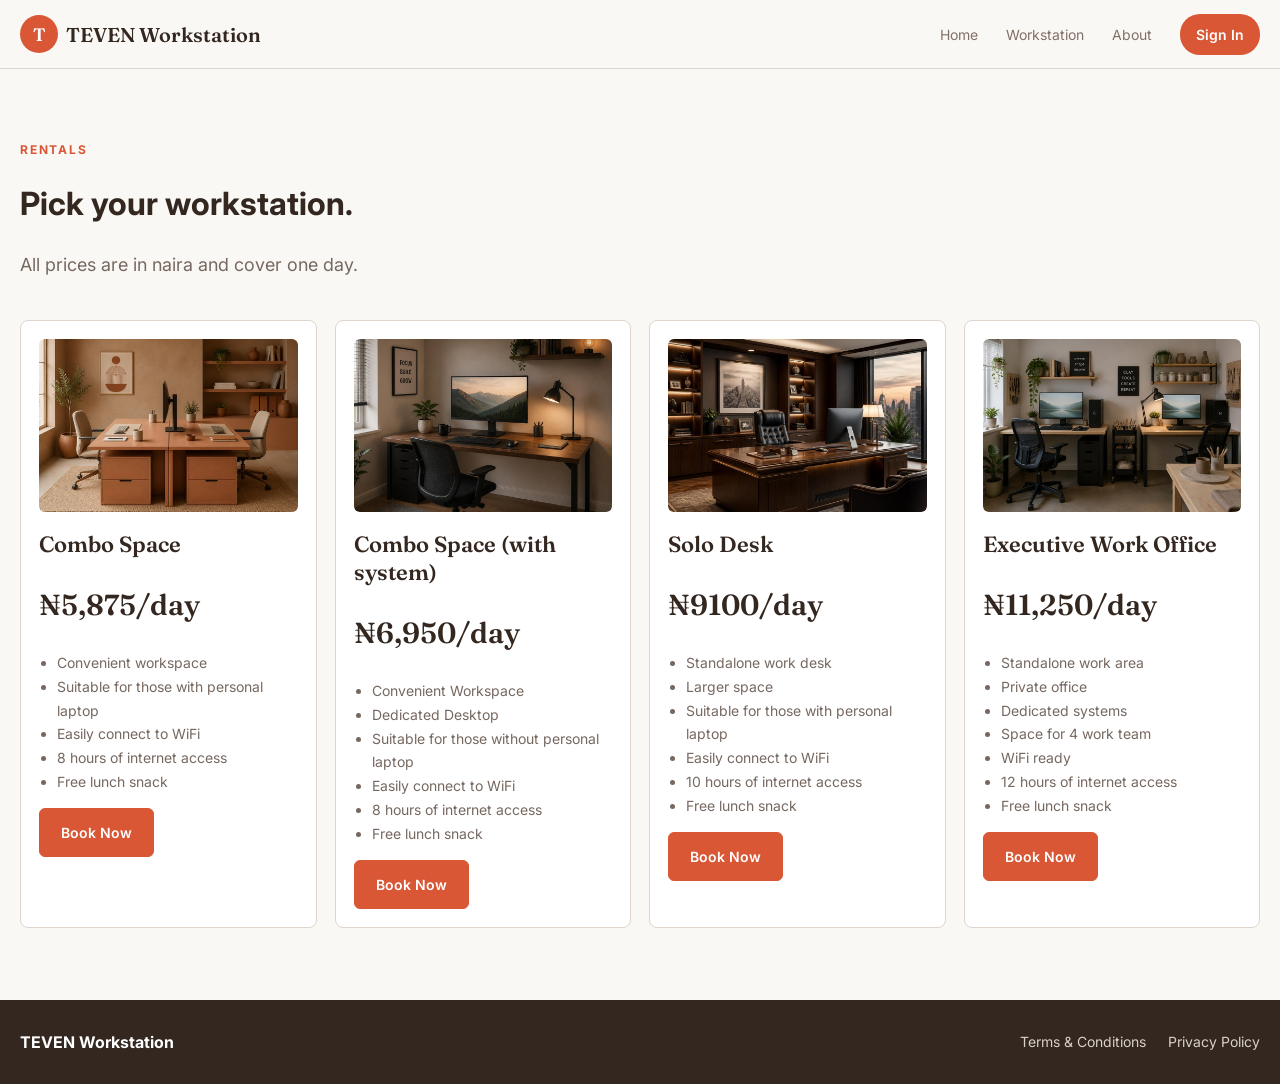
<file: workstation.html>
<!doctype html>
<html lang="en">
  <head>
    <meta charset="utf-8" />
    <meta name="viewport" content="width=device-width,initial-scale=1" />
    <title>Workstations — TEVEN Workstation</title>
    <link rel="stylesheet" href="styles.css" />
    <link rel="stylesheet" href="workstation.css">
  </head>
  <body>
    <header class="header">
      <nav class="nav wrap">
        <a class="brand" href="index.html"
          ><span class="logo">T</span>TEVEN Workstation</a
        ><button class="menu" aria-label="Open menu" aria-expanded="false">
          ☰
        </button>
        <div class="links">
          <a href="index.html">Home</a>
          <a href="workstation.html">Workstation</a>
          <a href="about.html">About</a>
          <a href="auth.html" id="sign-btn">Sign In</a>
        </div>
      </nav>
    </header>
    <main class="page wrap">
      <p class="eyebrow">Rentals</p>
      <h1 class="page-title">Pick your workstation.</h1>
      <p class="intro">All prices are in naira and cover one day.</p>
      <div class="grid">
        <article class="card">
          <img src="assets/rental-pair.jpg" alt="Workstation Pair" />
          <h2>Combo Space</h2>
          <p class="price">₦5,875/day</p>
          <ul>
            <li>Convenient workspace</li>
            <li>Suitable for those with personal laptop</li>
            <li>Easily connect to WiFi</li>
            <li>8 hours of internet access</li>
            <li>Free lunch snack</li>
          </ul>
          <a href="booking.html?workspace=combo-space" class="btn book-btn">
            Book Now
          </a>
        </article>
        <article class="card">
          <img src="assets/rental-solo.jpg" alt="Solo desk" />
          <h2>Combo Space (with system)</h2>
          <p class="price">₦6,950/day</p>
          <ul>
            <li>Convenient Workspace</li>
            <li>Dedicated Desktop</li>
            <li>Suitable for those without personal laptop</li>
            <li>Easily connect to WiFi</li>
            <li>8 hours of internet access</li>
            <li>Free lunch snack</li>
          </ul>
          <a href="booking.html?workspace=combo-system" class="btn book-btn">
            Book Now
          </a>
        </article>
        <article class="card">
          <img src="assets/rental-executive.jpg" alt="Executive workstation" />
          <h2>Solo Desk</h2>
          <p class="price">₦9100/day</p>
          <ul>
            <li>Standalone work desk</li>
            <li>Larger space</li>
            <li>Suitable for those with personal laptop</li>
            <li>Easily connect to WiFi</li>
            <li>10 hours of internet access</li>
            <li>Free lunch snack</li>
          </ul><a
  href="booking.html?workspace=solo-desk"
  class="btn book-btn"
>
  Book Now
</a>
</article>
        <article class="card">
          <img src="assets/rental-pair-system.jpg" alt="Pair with system" />
          <h2>Executive Work Office</h2>
          <p class="price">₦11,250/day</p>
          <ul>
            <li>Standalone work area</li>
            <li>Private office</li>
            <li>Dedicated systems</li>
            <li>Space for 4 work team</li>
            <li>WiFi ready</li>
            <li>12 hours of internet access</li>
            <li>Free lunch snack</li>
          </ul>
          <a
  href="booking.html?workspace=executive-office"
  class="btn book-btn"
>
  Book Now
</a>
        </article>
      </div>
    </main>
    <footer class="footer">
      <div class="footer-inner wrap">
        <strong>TEVEN Workstation</strong>
        <div class="footer-links">
          <a href="terms.html">Terms &amp; Conditions</a
          ><a href="privacy.html">Privacy Policy</a>
        </div>
      </div>
    </footer>
    <script src="script.js"></script>
  </body>
</html>
</file>
<file: styles.css>
@import url("https://fonts.googleapis.com/css2?family=Fraunces:wght@500;600&family=Inter:wght@400;500;600;700&display=swap");

/* ========================================
   DESIGN SYSTEM
======================================== */

:root {
  --paper: #faf8f4;
  --surface: #fffdf9;
  --soft: #f0ebe4;
  --ink: #332720;
  --muted: #766860;
  --muted-clay: #817065;
  --accent: #d95735;
  --accent-dark: #b94325;
  --line: #ddd5ce;
  --radius: 1rem;
}

/* ========================================
   RESET
======================================== */

* {
  box-sizing: border-box;
}

html {
  scroll-behavior: smooth;
}

body {
  margin: 0;
  background: var(--paper);
  color: var(--ink);
  font-family: Inter, sans-serif;
  line-height: 1.5;
}

img {
  max-width: 100%;
  display: block;
}

button,
input {
  font: inherit;
}

a {
  color: inherit;
  text-decoration: none;
}

/* ========================================
   GENERAL
======================================== */

.wrap {
  width: min(1400px, calc(100% - 40px));
  margin-inline: auto;
}

.eyebrow {
  margin: 0 0 12px;
  color: var(--accent) !important;
  font-size: 12px;
  font-weight: 700;
  letter-spacing: 0.15em;
  text-transform: uppercase;
}

/* ========================================
   HEADER
======================================== */

.header {
  position: sticky;
  top: 0;
  z-index: 100;
  background: rgba(250, 248, 244, 0.95);
  border-bottom: 1px solid var(--line);
  backdrop-filter: blur(10px);
}

.nav {
  min-height: 68px;
  display: flex;
  align-items: center;
  justify-content: space-between;
  gap: 28px;
}

/* Brand */

.brand {
  display: flex;
  align-items: center;
  gap: 8px;
  font:
    600 20px Fraunces,
    serif;
}

.logo {
  width: 38px;
  height: 38px;
  display: grid;
  place-items: center;
  background: var(--accent);
  color: white;
  border-radius: 50%;
  font:
    600 18px Fraunces,
    serif;
}

/* Navigation */

.links {
  display: flex;
  align-items: center;
  gap: 28px;
  color: var(--muted-clay);
  font-size: 14px;
}

.links a {
  transition: color 0.2s ease;
}

.links a:hover {
  color: var(--ink);
}

/* Sign in */

#sign-btn {
  padding: 10px 16px;
  background: var(--accent);
  color: white;
  border-radius: 20px;
  font-weight: 600;
  transition:
    background-color 0.2s ease,
    transform 0.2s ease;
}

#sign-btn:hover {
  background: var(--accent-dark);
  color: white;
  transform: translateY(-1px);
}

/* Mobile menu */

.menu {
  display: none;
  padding: 5px;
  background: transparent;
  border: 0;
  color: var(--ink);
  font-size: 26px;
  cursor: pointer;
}

/* ========================================
   HERO
======================================== */

.hero {
  min-height: calc(100vh - 68px);
  display: flex;
  align-items: center;
  color: white;
  background:
    linear-gradient(90deg, rgba(30, 21, 17, 0.88), rgba(30, 21, 17, 0.2)),
    url("assets/auth-workspace.jpg") center / cover;
}

.hero-copy {
  max-width: 690px;
  padding: 60px 0;
}

.hero-eyebrow {
  color: #f5e9df;
}

.hero h1 {
  max-width: 760px;
  margin: 18px 0;
  font:
    600 clamp(48px, 8vw, 82px) / 1.02 Fraunces,
    serif;
  letter-spacing: -0.02em;
}

/* Opening hours */

.hours {
  margin: 28px 0 0;
  padding-left: 16px;
  border-left: 3px solid var(--accent);
  font-weight: 600;
  line-height: 1.6;
}

/* Hero buttons */

.actions {
  display: flex;
  flex-wrap: wrap;
  gap: 14px;
  margin-top: 32px;
}

/* ========================================
   BUTTONS
======================================== */

.btn,
.btn-outline {
  display: inline-flex;
  align-items: center;
  justify-content: center;
  padding: 13px 21px;
  border-radius: 6px;
  font-size: 14px;
  font-weight: 600;
  cursor: pointer;
  transition:
    background-color 0.2s ease,
    color 0.2s ease,
    border-color 0.2s ease,
    transform 0.2s ease;
}

/* Primary */

.btn {
  background: var(--accent);
  color: white;
  border: 1px solid var(--accent);
}

.btn:hover {
  background: var(--accent-dark);
  border-color: var(--accent-dark);
  transform: translateY(-2px);
}

/* Outline */

.btn-outline {
  background: transparent;
  color: var(--accent);
  border: 1px solid var(--accent);
}

.btn-outline:hover {
  background: var(--accent);
  color: white;
  transform: translateY(-2px);
}

/* ========================================
   SECTION HEADINGS
======================================== */

.section-heading {
  margin-bottom: 55px;
}

.section-heading h2 {
  max-width: 800px;
  margin: 0;
  color: var(--ink);
  font:
    600 clamp(3.5rem, 6vw, 5.5rem) / 0.95 Fraunces,
    serif;
  letter-spacing: -0.025em;
}

/* ========================================
   WHY TEVEN
======================================== */

.why-teven {
  padding: 110px 0 120px;
}

/* Feature grid */

.feature-grid {
  display: grid;
  grid-template-columns: repeat(6, 1fr);
  gap: 16px;
}

/* Feature cards */

.feature-card {
  position: relative;
  min-height: 230px;
  padding: 30px;
  background: var(--surface);
  border: 1px solid var(--line);
  border-radius: 8px;
  display: flex;
  flex-direction: column;
  justify-content: flex-end;
  transition:
    transform 0.25s ease,
    box-shadow 0.25s ease,
    border-color 0.25s ease;
}

/* First row */

.feature-card:nth-child(1),
.feature-card:nth-child(2) {
  grid-column: span 3;
}

/* Second row */

.feature-card:nth-child(3),
.feature-card:nth-child(4),
.feature-card:nth-child(5) {
  grid-column: span 2;
}

/* Hover */

.feature-card:hover {
  transform: translateY(-5px);
  border-color: #cfc3ba;
  box-shadow: 0 14px 30px rgba(51, 39, 32, 0.07);
}

/* Feature icon */

.feature-icon {
  position: absolute;
  top: 28px;
  left: 30px;
  width: 44px;
  height: 44px;
  display: grid;
  place-items: center;
  background: var(--soft);
  border-radius: 50%;
  font-size: 20px;
}

/* Feature title */

.feature-card h3 {
  margin: 0 0 8px;
  color: var(--ink);
  font-size: 20px;
  line-height: 1.2;
}

/* Feature description */

.feature-card p {
  max-width: 430px;
  margin: 0;
  color: var(--muted);
  font-size: 14px;
  line-height: 1.65;
}

/* ========================================
   HOW IT WORKS
======================================== */

.how-it-works {
  padding: 100px 0 130px;
}

/* Process */

.steps {
  display: grid;
  grid-template-columns: repeat(3, 1fr);
  border-top: 1px solid var(--line);
  border-bottom: 1px solid var(--line);
}

/* Individual step */

.step {
  min-height: 210px;
  padding: 32px 35px 40px 0;
}

/* Divider */

.step + .step {
  padding-left: 35px;
  border-left: 1px solid var(--line);
}

/* Number */

.step-number {
  display: block;
  margin-bottom: 35px;
  color: var(--accent);
  font:
    600 42px / 1 Fraunces,
    serif;
}

/* Step heading */

.step h3 {
  margin: 0 0 10px;
  color: var(--ink);
  font:
    600 30px / 1.1 Fraunces,
    serif;
}

/* Step paragraph */

.step p {
  max-width: 300px;
  margin: 0;
  color: var(--muted);
  font-size: 14px;
  line-height: 1.7;
}

/* ========================================
   LOCATION
======================================== */

.location-section {
  padding: 100px 0;
  display: grid;
  grid-template-columns: 0.9fr 1.1fr;
  gap: 70px;
  align-items: center;
}

/* Location title */

.location-section .page-title {
  margin: 15px 0 45px;
  color: var(--ink);
  font:
    600 clamp(48px, 6vw, 72px) / 0.98 Fraunces,
    serif;
  letter-spacing: -0.02em;
}

/* Location details */

.location-details {
  display: grid;
  gap: 28px;
}

.location-detail span {
  color: var(--accent);
  font-size: 11px;
  font-weight: 700;
  letter-spacing: 0.12em;
}

.location-detail p {
  margin: 7px 0 0;
  color: var(--muted);
  line-height: 1.6;
}

/* Map */

.map {
  min-height: 420px;
  display: grid;
  place-items: center;
  background: var(--soft);
  border: 1px solid var(--line);
  border-radius: 8px;
  color: var(--muted);
  font-size: 14px;
  overflow: hidden;
}

#cta {
  margin-top: 30px;
  padding: 120px 0;
  background: var(--ink);
  color: var(--paper);
}

.cta-inner {
  max-width: 900px;
  text-align: center;
}

.cta-inner .eyebrow {
  color: var(--accent);
}

.cta-inner h2 {
  margin: 15px 0 25px;
  font:
    600 clamp(48px, 7vw, 82px) / 0.95 Fraunces,
    serif;
  letter-spacing: -0.025em;
}

.cta-description {
  max-width: 520px;
  margin: 0 auto 35px;
  color: #d9d0ca;
  line-height: 1.7;
}

#user-details {
  width: min(500px, calc(100% - 40px));
  margin: 100px auto;
}

/* Auth brand */

.auth-brand {
  margin-bottom: 30px;
}

.brand-transform {
  display: block;
  margin-top: 1px;
  color: var(--muted-clay);
  font-family: Inter, sans-serif;
  font-size: 12px;
  font-weight: 600;
  text-transform: uppercase;
  letter-spacing: 0.08em;
}

/* Auth heading */

#user-details h2 {
  margin: 0 0 20px;
  color: var(--ink);
  font:
    500 clamp(42px, 7vw, 58px) / 1.02 Fraunces,
    serif;
  letter-spacing: -0.02em;
}

/* Supporting text */

.info {
  margin: 0;
  color: var(--muted);
  line-height: 1.7;
}

/* Sign in / Register toggle */

.signs {
  width: 100%;
  display: flex;
  margin-top: 30px;
  padding: 5px;
  background: var(--soft);
  border-radius: calc(var(--radius) + 8px);
}

.signs button {
  width: 50%;
  padding: 13px;
  margin: 0;
  background: transparent;
  color: var(--muted-clay);
  border: none;
  border-radius: calc(var(--radius) + 4px);
  font-size: 14px;
  font-weight: 600;
  cursor: pointer;
  transition:
    background-color 0.2s ease,
    color 0.2s ease;
}

.signs button:hover {
  color: var(--ink);
}

.signs button.active {
  background: var(--ink);
  color: var(--paper);
}

/* Auth form container */

.auth-forms {
  width: 100%;
  margin: 18px 0;
  padding: 24px;
  background: var(--soft);
  border-radius: calc(var(--radius) + 8px);
}

/* Form heading */

.form-label {
  margin: 0 0 20px;
  color: var(--muted-clay);
  font-size: 11px;
  font-weight: 600;
  letter-spacing: 0.15em;
}

/* Form */

.member-auth form {
  margin: 0;
}

/* Labels */

.member-auth label, .user-auth label {
  display: block;
  margin: 15px 0 7px;
  color: var(--ink);
  font-size: 12px;
  font-weight: 600;
}

/* Inputs */

.member-auth input, .user-auth input, .user-auth select {
  display: block;
  width: 100%;
  padding: 14px 15px;
  background: var(--paper);
  color: var(--ink);
  border: 1px solid var(--line);
  border-radius: calc(var(--radius) + 4px);
  outline: none;
  transition:
    border-color 0.2s ease,
    box-shadow 0.2s ease;
}

#back, #back-two{
  padding: 14px 15px;
  border: 1px solid var(--line);
  border-radius: calc(var(--radius) + 4px);
  margin-top: 22px;
}

.member-auth input::placeholder, .user-auth input::placeholder {
  color: var(--muted-clay);
}

/* Input focus */

.member-auth input:focus, .user-auth input:focus {
  border-color: var(--accent);
  box-shadow: 0 0 0 3px rgba(217, 87, 53, 0.15);
}

.user-auth form .first{
  display: grid;
  grid-template-columns: repeat(2, 1fr);
  gap: 10px;
}

.second{
  display: grid;
  grid-template-columns: repeat(2, 1fr);
  gap: 0 10px;
}

.second div:nth-child(1), .second div:nth-child(4){
  grid-column: span 2;
}

.second div:nth-child(2), .second div:nth-child(3){
  grid-column: span 1;
}

  .progress {
  width: 100%;
  height: 5px;
  margin: 10px 0;
  background: var(--line);
  border-radius: 50px;
  overflow: hidden;
}

.progress-fill {
    width: 0;
  height: 100%;
  background: var(--accent);
  border-radius: 50px;
}

.file-input {
  position: relative;
  width: 100%;
}

.file-input-label {
  position: relative;
  display: block;
  width: 100%;
  padding: 25px 15px;
  border: 1px solid #ccc;
  border-radius: calc(var(--radius) + 4px);
  text-align: center;
  cursor: pointer;
  box-sizing: border-box;
  transition: border-color 0.2s ease, background-color 0.2s ease;
}

.file-input-label:hover {
  border-color: var(--accent);
  background-color: var(--soft);
}

.file-input-label input[type="file"] {
  position: absolute;
  width: 1px;
  height: 1px;
  opacity: 0;
  overflow: hidden;
  pointer-events: none;
}

.btns{
  display: flex;
  gap: 10px;
}

/* Submit */

.auth-submit {
  display: block;
  width: 100%;
  margin-top: 22px;
  padding: 14px 15px;
  background: var(--accent);
  color: white;
  border: 1px solid var(--accent);
  border-radius: calc(var(--radius) + 4px);
  font-weight: 700;
  cursor: pointer;
  transition:
    background-color 0.2s ease,
    transform 0.2s ease;
}

.auth-submit:hover {
  background: var(--accent-dark);
  transform: translateY(-1px);
}

/* Privacy note */

.privacy-note {
  margin: 15px 0 0;
  color: var(--muted-clay);
  font-size: 12px;
  text-align: center;
}


.legal {
  max-width: 760px;
}
.legal section {
  margin: 32px 0;
}
.legal h2 {
  font:
    600 26px Fraunces,
    serif;
}
.legal p {
  color: var(--muted);
  line-height: 1.8;
}

.legal li{
    list-style-type: none;
}

.data-collected li{
    list-style-type: upper-alpha;
}
.menu {
  display: none;
  background: none;
  border: 0;
  font-size: 26px;
  color: var(--ink);
}

.footer {
  padding: 30px 0;
  background: var(--ink);
  color: white;
}

.footer-inner {
  display: flex;
  align-items: center;
  gap: 28px;
}

/* Footer brand */

.footer-brand {
  display: flex;
  align-items: center;
  gap: 20px;
}

.footer-brand strong {
  font:
    600 18px Fraunces,
    serif;
}

.footer-brand span {
  color: #d9d0ca;
  font-size: 14px;
}

/* Footer links */

.footer-links {
  display: flex;
  gap: 22px;
  margin-left: auto;
  color: #d9d0ca;
  font-size: 14px;
}

.footer-links a {
  transition: color 0.2s ease;
}

.footer-links a:hover {
  color: white;
}

.legal {
  max-width: 760px;
}

.legal section {
  margin: 32px 0;
}

.legal h2 {
  color: var(--ink);
  font:
    600 26px Fraunces,
    serif;
}

.legal p {
  color: var(--muted);
  line-height: 1.8;
}

.legal li {
  list-style-type: none;
}

.data-collected li {
  list-style-type: upper-alpha;
}

@media (max-width: 900px) {
  .feature-grid {
    grid-template-columns: repeat(2, 1fr);
  }

  .feature-card:nth-child(n) {
    grid-column: auto;
  }

  .feature-card:nth-child(1),
  .feature-card:nth-child(2) {
    grid-column: span 1;
  }

  .feature-card:nth-child(5) {
    grid-column: span 2;
  }

  .location-section {
    grid-template-columns: 1fr;
    gap: 45px;
  }
}

@media (max-width: 800px) {
  .menu {
    display: block;
  }

  .links {
    position: absolute;
    top: 68px;
    left: 0;
    right: 0;
    display: none;
    padding: 18px 20px;
    background: var(--paper);
    border-bottom: 1px solid var(--line);
    flex-direction: column;
    align-items: stretch;
    gap: 0;
  }

  .links.open {
    display: flex;
  }

  .links a {
    padding: 14px 0;
    border-bottom: 1px solid var(--line);
  }

  .links a:last-child {
    border-bottom: 0;
  }

  #sign-btn {
    margin-top: 10px;
    padding: 12px;
    text-align: center;
  }
}

@media (max-width: 768px) {
  .wrap {
    width: min(100% - 40px, 600px);
  }

  /* Hero */

  .hero {
    min-height: 720px;
  }

  .hero-copy {
    padding: 50px 0;
  }

  .hero h1 {
    font-size: clamp(46px, 14vw, 68px);
  }

  .actions {
    align-items: stretch;
    flex-direction: column;
    max-width: 280px;
  }

  .btn,
  .btn-outline {
    width: 100%;
  }

  /* Sections */

  .why-teven,
  .how-it-works {
    padding: 75px 0;
  }

  .section-heading {
    margin-bottom: 35px;
  }

  .section-heading h2 {
    font-size: clamp(48px, 14vw, 68px);
  }

  /* Features */

  .feature-grid {
    grid-template-columns: 1fr;
    gap: 12px;
  }

  .feature-card:nth-child(n) {
    grid-column: auto;
  }

  .feature-card {
    min-height: 200px;
    padding: 25px;
  }

  .feature-icon {
    top: 22px;
    left: 25px;
  }

  .user-auth form .first {
    grid-template-columns: 1fr;
  }

  /* Steps */

  .steps {
    grid-template-columns: 1fr;
  }

  .step {
    min-height: auto;
    padding: 30px 0;
  }

  .step + .step {
    padding-left: 0;
    border-top: 1px solid var(--line);
    border-left: none;
  }

  .step-number {
    margin-bottom: 25px;
  }

  /* Location */

  .location-section {
    padding: 75px 0;
    grid-template-columns: 1fr;
    gap: 40px;
  }

  .location-section .page-title {
    margin-bottom: 35px;
    font-size: clamp(46px, 13vw, 64px);
  }

  .map {
    min-height: 300px;
  }

  /* CTA */

  #cta {
    padding: 90px 0;
  }

  .cta-inner h2 {
    font-size: clamp(46px, 13vw, 70px);
  }

  /* Auth */

  #user-details {
    width: min(100% - 40px, 500px);
    margin: 80px auto;
  }

  #user-details h2 {
    font-size: clamp(42px, 12vw, 58px);
  }

  /* Footer */

  .footer-inner {
    align-items: flex-start;
    flex-direction: column;
    gap: 20px;
  }

  .footer-brand {
    align-items: flex-start;
    flex-direction: column;
    gap: 5px;
  }

  .footer-links {
    margin-left: 0;
    flex-direction: column;
    gap: 10px;
  }
}

@media (max-width: 520px) {
  .wrap {
    width: calc(100% - 32px);
  }

  .nav {
    min-height: 62px;
  }

  .hero {
    min-height: 680px;
  }

  .hero h1 {
    font-size: 48px;
  }

  .hours {
    padding-left: 12px;
  }

  .feature-card {
    min-height: 190px;
    padding: 23px;
  }

  .step h3 {
    font-size: 27px;
  }

  .auth-forms {
    padding: 20px;
  }
}
</file>
<file: workstation.css>
.hours {
  border-left: 3px solid var(--accent);
  padding-left: 16px;
  margin-top: 28px;
  font-weight: 600;
  line-height: 1.6;
}
.page {
  padding: 72px 0;
}
.intro {
  max-width: 700px;
  color: var(--muted);
  font-size: 18px;
  line-height: 1.7;
}
.grid {
  display: grid;
  grid-template-columns: repeat(4, 1fr);
  gap: 18px;
  margin-top: 40px;
}
.card {
  background: white;
  border: 1px solid var(--line);
  padding: 18px;
  border-radius: 8px;
}
.card img {
  width: 100%;
  aspect-ratio: 3/2;
  object-fit: cover;
  border-radius: 6px;
}
.card h2 {
  font:
    600 22px Fraunces,
    serif;
}
.price {
  font:
    600 29px Fraunces,
    serif;
}
.card ul {
  padding-left: 18px;
  color: var(--muted);
  font-size: 14px;
  line-height: 1.7;
}
.steps {
  display: grid;
  grid-template-columns: repeat(3, 1fr);
  gap: 18px;
  margin-top: 45px;
}
</file>
